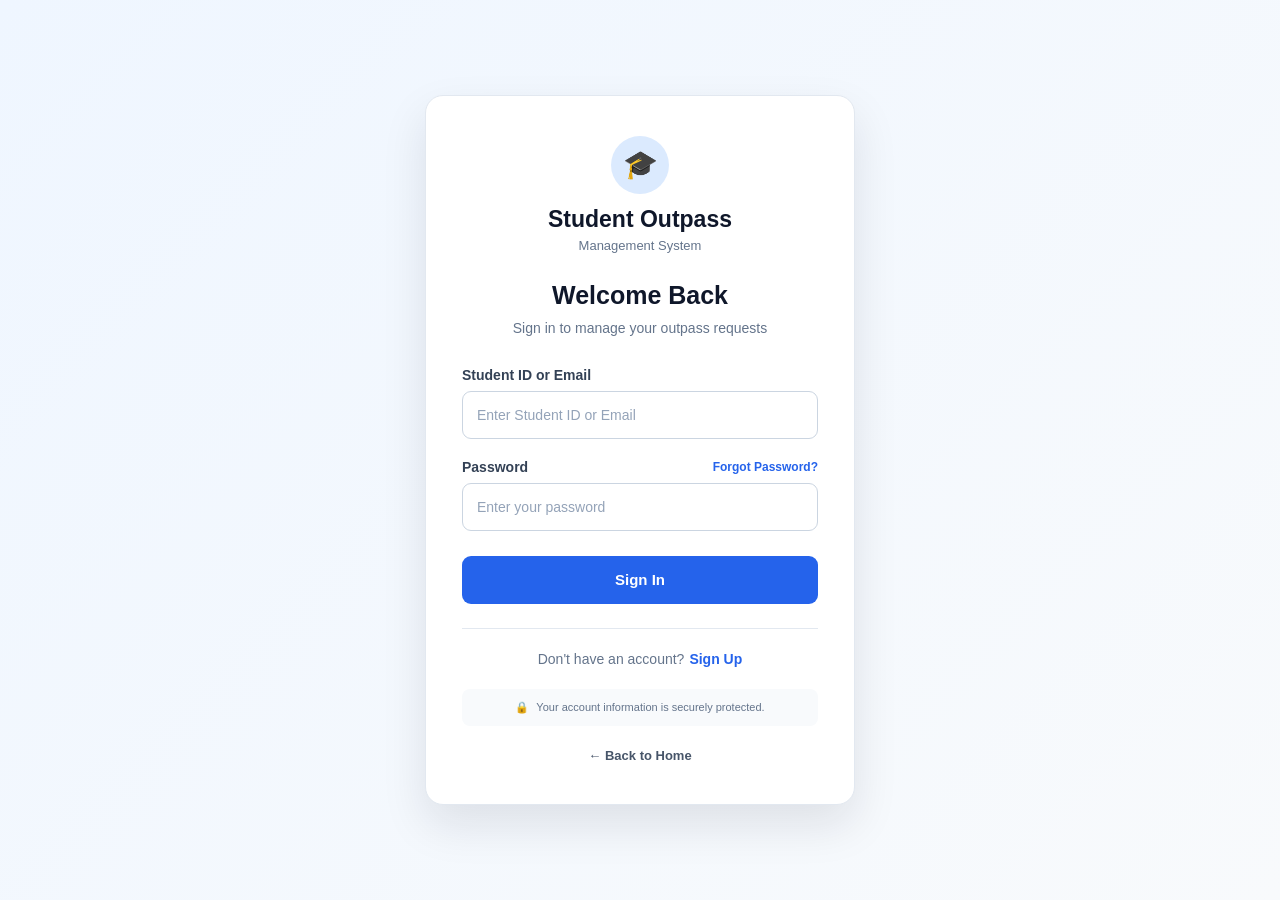
<file: Frontend/home/index.html>
<!DOCTYPE html>
<html lang="en">

<head>
    <meta charset="UTF-8">

    <meta
        name="viewport"
        content="width=device-width, initial-scale=1.0"
    >

    <meta
        name="description"
        content="Student Outpass Management System - Student Login"
    >

    <title>Student Login | Outpass Management System</title>

    <link
        rel="stylesheet"
        href="style.css"
    >
</head>

<body>

    <main class="auth-page">

        <section class="auth-card" aria-labelledby="login-title">

            <!-- Logo / Brand -->
            <div class="brand">

                <div class="brand-icon" aria-hidden="true">
                    🎓
                </div>

                <h1>
                    Student Outpass
                </h1>

                <p>
                    Management System
                </p>

            </div>


            <!-- Login Heading -->
            <div class="auth-heading">

                <h2 id="login-title">
                    Welcome Back
                </h2>

                <p>
                    Sign in to manage your outpass requests
                </p>

            </div>


            <!-- Login Form -->
            <form id="loginForm" novalidate>

                <!-- Student ID / Email -->
                <div class="form-group">

                    <label for="identifier">
                        Student ID or Email
                    </label>

                    <input
                        type="text"
                        id="identifier"
                        name="identifier"
                        placeholder="Enter Student ID or Email"
                        autocomplete="username"
                        required
                    >

                </div>


                <!-- Password -->
                <div class="form-group">

                    <div class="password-label-row">

                        <label for="password">
                            Password
                        </label>

                        <a
                            href="forgot-password.html"
                            class="forgot-link"
                        >
                            Forgot Password?
                        </a>

                    </div>

                    <input
                        type="password"
                        id="password"
                        name="password"
                        placeholder="Enter your password"
                        autocomplete="current-password"
                        required
                    >

                </div>


                <!-- Sign In -->
                <button
                    type="submit"
                    class="signin-btn"
                >
                    Sign In
                </button>

            </form>


            <!-- Sign Up -->
            <div class="signup-section">

                <span>
                    Don't have an account?
                </span>

                <a
                    href="signup.html"
                    class="signup-link"
                >
                    Sign Up
                </a>

            </div>


            <!-- Security Information -->
            <div class="security-note">

                <span aria-hidden="true">🔒</span>

                <span>
                    Your account information is securely protected.
                </span>

            </div>


            <!-- Back to Home -->
            <div class="back-home">

                <a href="home.html">
                    ← Back to Home
                </a>

            </div>

        </section>

    </main>


    <script src="login.js"></script>

</body>

</html>
</file>
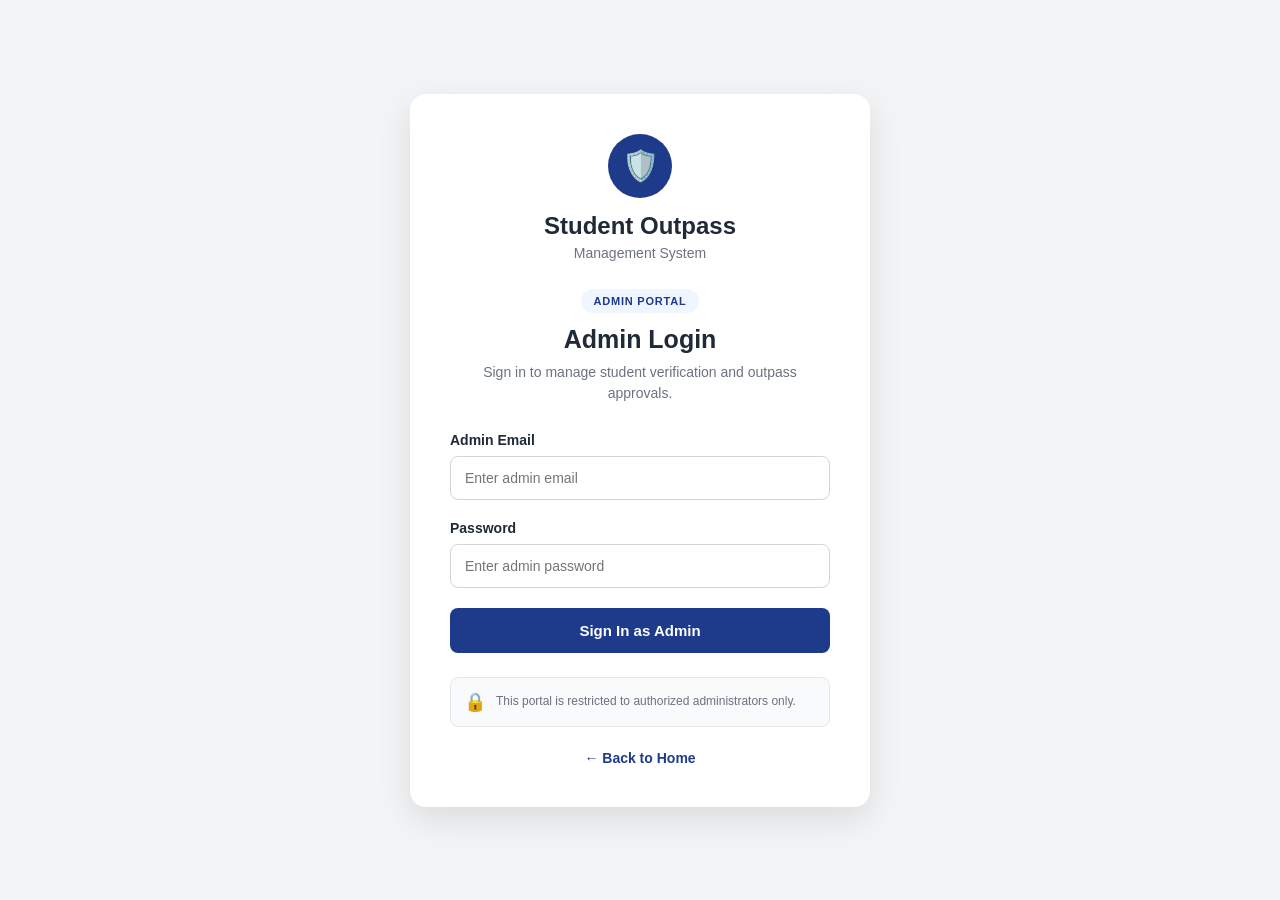
<file: Frontend/home/admin-dashboard.html>
<!DOCTYPE html>
<html lang="en">

<head>
    <meta charset="UTF-8">
    <meta name="viewport" content="width=device-width, initial-scale=1.0">

    <meta
        name="description"
        content="Admin Dashboard - Student Outpass Management System"
    >

    <title>Admin Dashboard | Outpass Management System</title>

    <link rel="stylesheet" href="admin-dashboard.css">
</head>

<body>

    <!-- =========================
         HEADER
    ========================== -->

    <header class="admin-header">

        <div class="header-brand">
            <div class="brand-icon" aria-hidden="true">
                🛡️
            </div>

            <div>
                <h1>Student Outpass</h1>
                <p>Admin Portal</p>
            </div>
        </div>


        <div class="admin-profile">

            <div class="admin-info">
                <strong>System Admin</strong>
                <span>Administrator</span>
            </div>

            <button
                type="button"
                id="logoutBtn"
                class="logout-btn"
            >
                Logout
            </button>

        </div>

    </header>


    <!-- =========================
         MAIN
    ========================== -->

    <main class="dashboard-container">

        <!-- Welcome -->

        <section class="welcome-section">

            <div>
                <span class="page-label">
                    ADMIN DASHBOARD
                </span>

                <h2>
                    Welcome, System Admin
                </h2>

                <p>
                    Manage student registrations and
                    system approvals from here.
                </p>
            </div>

        </section>


        <!-- Statistics -->

        <section
            class="stats-grid"
            aria-label="Dashboard statistics"
        >

            <article class="stat-card">

                <div class="stat-icon">
                    👨‍🎓
                </div>

                <div>
                    <span>Total Students</span>
                    <strong id="totalStudents">
                        0
                    </strong>
                </div>

            </article>


            <article class="stat-card pending">

                <div class="stat-icon">
                    ⏳
                </div>

                <div>
                    <span>Pending Verification</span>
                    <strong id="pendingStudents">
                        0
                    </strong>
                </div>

            </article>


            <article class="stat-card verified">

                <div class="stat-icon">
                    ✅
                </div>

                <div>
                    <span>Verified Students</span>
                    <strong id="verifiedStudents">
                        0
                    </strong>
                </div>

            </article>

        </section>


        <!-- Pending Students -->

        <section
            class="students-section"
            aria-labelledby="pending-title"
        >

            <div class="section-header">

                <div>
                    <span class="section-label">
                        STUDENT MANAGEMENT
                    </span>

                    <h2 id="pending-title">
                        Pending Student Verification
                    </h2>

                    <p>
                        Review newly registered student
                        accounts and verify them.
                    </p>
                </div>

                <button
                    type="button"
                    id="refreshBtn"
                    class="refresh-btn"
                >
                    ↻ Refresh
                </button>

            </div>


            <!-- Loading -->

            <div
                id="loadingMessage"
                class="message-box"
                hidden
            >
                Loading student registrations...
            </div>


            <!-- Error -->

            <div
                id="errorMessage"
                class="message-box error"
                hidden
            >
                Unable to load student registrations.
            </div>


            <!-- Empty -->

            <div
                id="emptyMessage"
                class="message-box"
                hidden
            >
                No students are waiting for verification.
            </div>


            <!-- Table -->

            <div class="table-wrapper">

                <table>

                    <caption class="sr-only">
                        Students waiting for admin verification
                    </caption>

                    <thead>

                        <tr>
                            <th scope="col">
                                Student ID
                            </th>

                            <th scope="col">
                                Name
                            </th>

                            <th scope="col">
                                Email
                            </th>

                            <th scope="col">
                                Department
                            </th>

                            <th scope="col">
                                Year
                            </th>

                            <th scope="col">
                                Section
                            </th>

                            <th scope="col">
                                Phone
                            </th>

                            <th scope="col">
                                Action
                            </th>
                        </tr>

                    </thead>

                    <tbody id="studentsTableBody">
                    </tbody>

                </table>

            </div>

        </section>

    </main>


    <script src="admin-dashboard.js"></script>

</body>

</html>
</file>
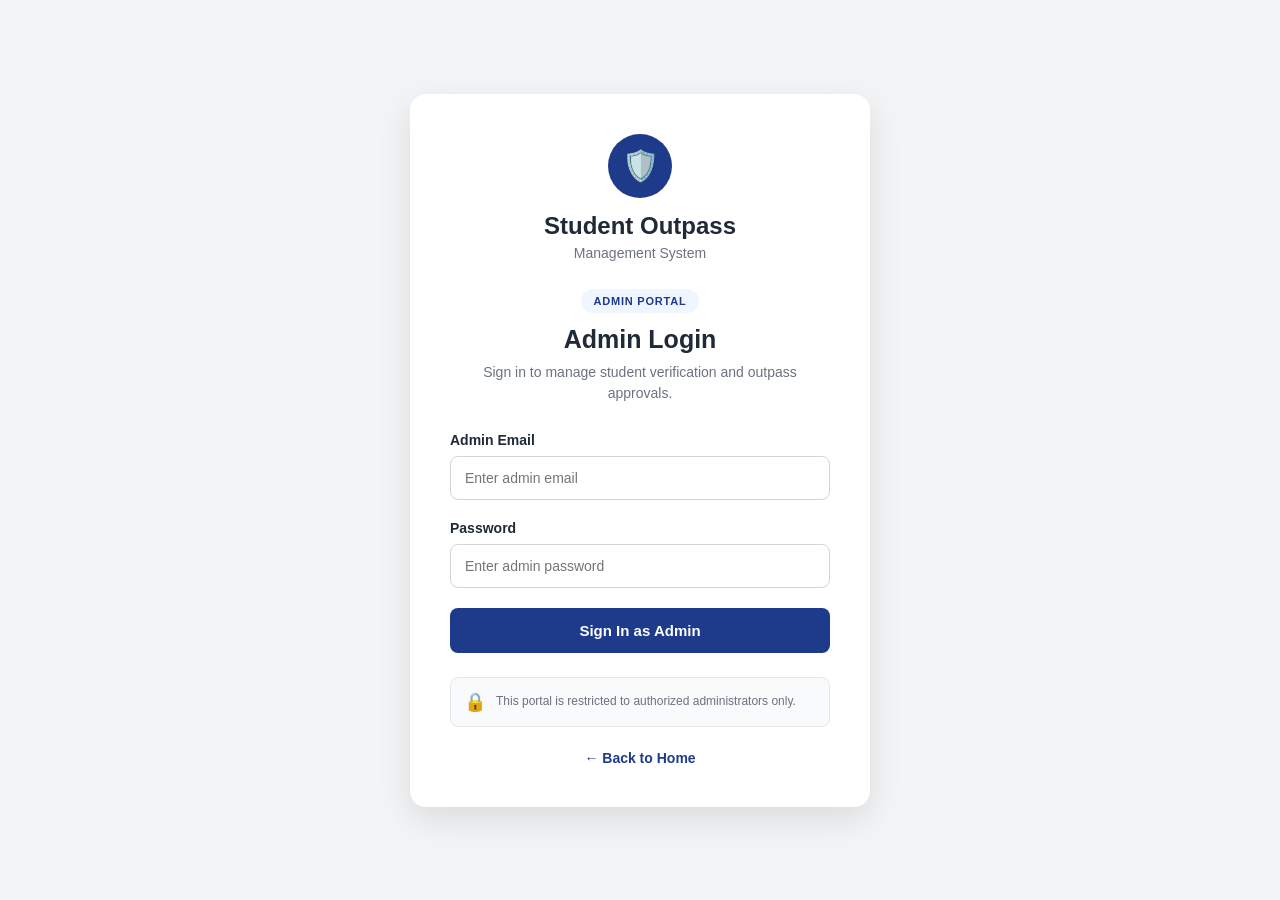
<file: Frontend/home/admin-login.html>
<!DOCTYPE html>
<html lang="en">

<head>
    <meta charset="UTF-8">
    <meta name="viewport" content="width=device-width, initial-scale=1.0">

    <meta
        name="description"
        content="Admin Login - Student Outpass Management System"
    >

    <title>Admin Login | Outpass Management System</title>

    <link rel="stylesheet" href="admin-login.css">
</head>

<body>

    <main class="admin-login-page">

        <section
            class="admin-login-card"
            aria-labelledby="admin-login-title"
        >

            <!-- Brand -->
            <div class="brand">

                <div
                    class="brand-icon"
                    aria-hidden="true"
                >
                    🛡️
                </div>

                <h1>Student Outpass</h1>

                <p>Management System</p>

            </div>


            <!-- Heading -->
            <div class="login-heading">

                <span class="admin-badge">
                    ADMIN PORTAL
                </span>

                <h2 id="admin-login-title">
                    Admin Login
                </h2>

                <p>
                    Sign in to manage student verification
                    and outpass approvals.
                </p>

            </div>


            <!-- Login Form -->
            <form
                id="adminLoginForm"
                novalidate
            >

                <div class="form-group">

                    <label for="adminEmail">
                        Admin Email
                    </label>

                    <input
                        type="email"
                        id="adminEmail"
                        name="adminEmail"
                        placeholder="Enter admin email"
                        autocomplete="username"
                        required
                    >

                </div>


                <div class="form-group">

                    <label for="adminPassword">
                        Password
                    </label>

                    <input
                        type="password"
                        id="adminPassword"
                        name="adminPassword"
                        placeholder="Enter admin password"
                        autocomplete="current-password"
                        required
                    >

                </div>


                <button
                    type="submit"
                    class="admin-login-btn"
                >
                    Sign In as Admin
                </button>

            </form>


            <!-- Security Notice -->
            <div class="security-note">

                <span
                    aria-hidden="true"
                >
                    🔒
                </span>

                <p>
                    This portal is restricted to authorized
                    administrators only.
                </p>

            </div>


            <!-- Back -->
            <div class="back-home">

                <a href="home.html">
                    ← Back to Home
                </a>

            </div>

        </section>

    </main>


    <script src="admin-login.js"></script>

</body>

</html>
</file>
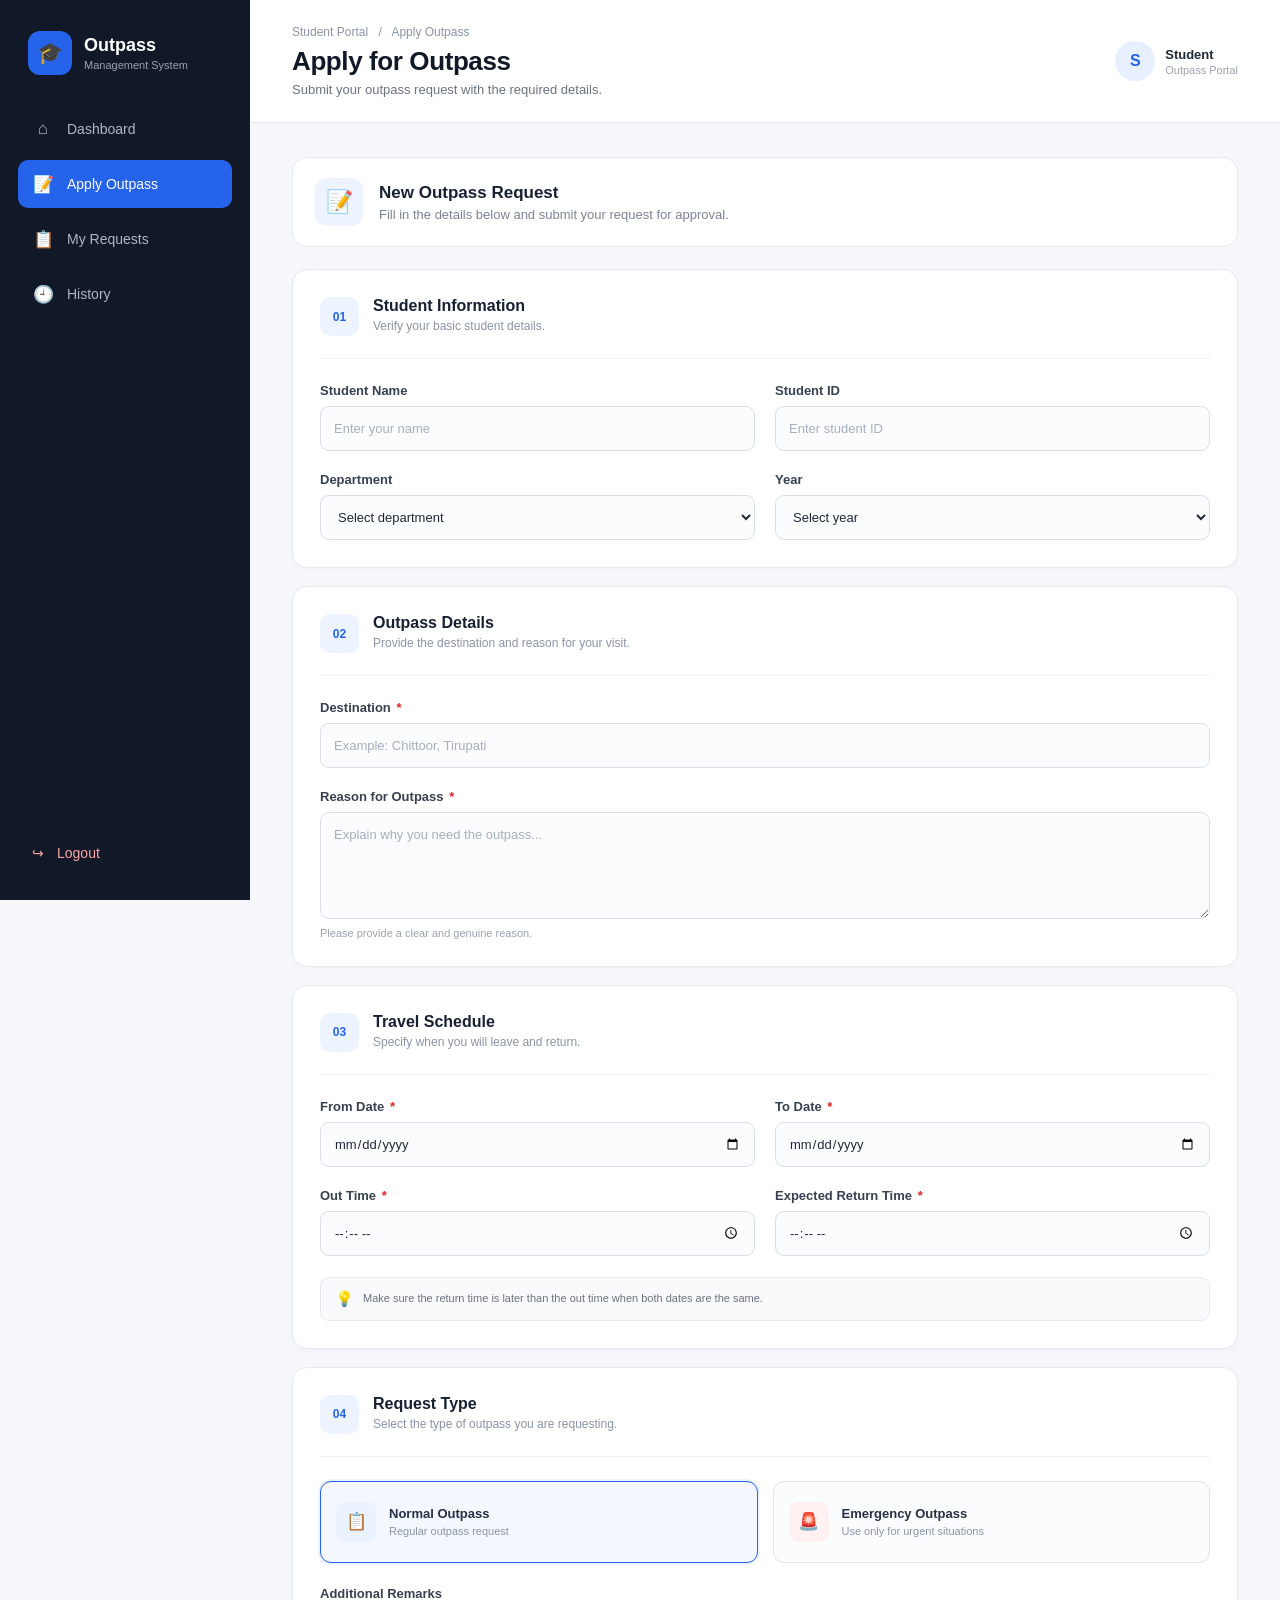
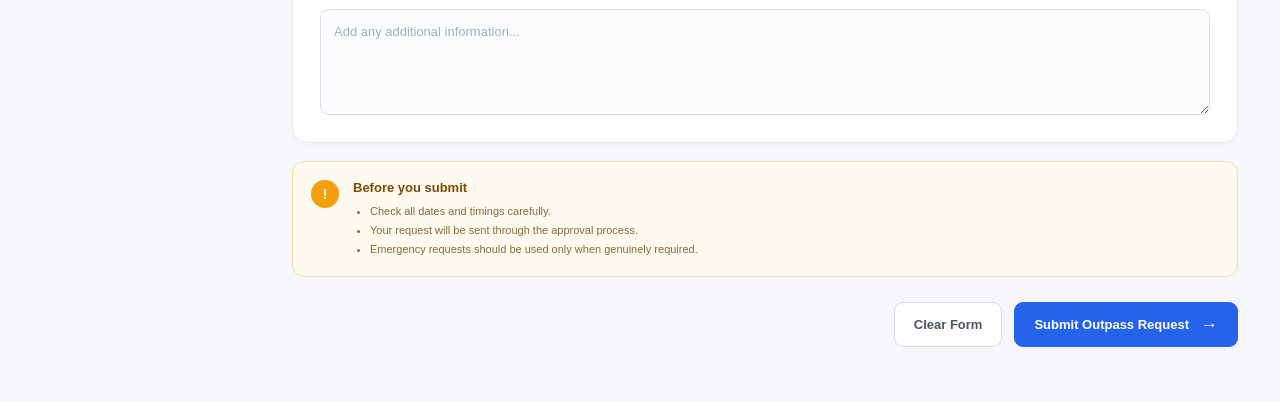
<file: Frontend/home/apply-outpass.html>
<!DOCTYPE html>
<html lang="en">

<head>
    <meta charset="UTF-8">
    <meta name="viewport" content="width=device-width, initial-scale=1.0">

    <title>Apply Outpass | Student Outpass Management System</title>

    <link rel="stylesheet" href="apply-outpass.css">
</head>

<body>

    <!-- =========================
         SIDEBAR
    ========================== -->

    <aside class="sidebar">

        <div class="brand">
            <div class="brand-icon">🎓</div>

            <div>
                <h2>Outpass</h2>
                <span>Management System</span>
            </div>
        </div>

        <nav class="sidebar-nav" aria-label="Main navigation">

            <a href="student-dashboard.html" class="nav-item">
                <span class="nav-icon">⌂</span>
                <span>Dashboard</span>
            </a>

            <a href="apply-outpass.html" class="nav-item active">
                <span class="nav-icon">📝</span>
                <span>Apply Outpass</span>
            </a>

            <a href="my-requests.html" class="nav-item">
                <span class="nav-icon">📋</span>
                <span>My Requests</span>
            </a>

            <a href="history.html" class="nav-item">
                <span class="nav-icon">🕘</span>
                <span>History</span>
            </a>

        </nav>

        <div class="sidebar-bottom">

            <a href="index.html" class="logout-link">
                <span>↪</span>
                <span>Logout</span>
            </a>

        </div>

    </aside>


    <!-- =========================
         MAIN
    ========================== -->

    <main class="main-content">

        <!-- Topbar -->

        <header class="topbar">

            <div class="page-heading">

                <div class="breadcrumb">
                    Student Portal <span>/</span> Apply Outpass
                </div>

                <h1>Apply for Outpass</h1>

                <p>
                    Submit your outpass request with the required details.
                </p>

            </div>

            <div class="profile-card">

                <div class="profile-avatar">
                    S
                </div>

                <div class="profile-info">
                    <strong>Student</strong>
                    <span>Outpass Portal</span>
                </div>

            </div>

        </header>


        <!-- =========================
             PAGE CONTENT
        ========================== -->

        <section class="page-content">

            <!-- Page Intro -->

            <div class="intro-card">

                <div class="intro-icon">
                    📝
                </div>

                <div>
                    <h2>New Outpass Request</h2>

                    <p>
                        Fill in the details below and submit your request
                        for approval.
                    </p>
                </div>

            </div>


            <!-- =========================
                 FORM
            ========================== -->

            <form id="outpassForm" class="outpass-form">

                <!-- =====================
                     SECTION 1
                ====================== -->

                <section class="form-card">

                    <div class="section-header">

                        <div class="section-number">
                            01
                        </div>

                        <div>
                            <h2>Student Information</h2>

                            <p>
                                Verify your basic student details.
                            </p>
                        </div>

                    </div>


                    <div class="form-grid">

                        <div class="form-group">

                            <label for="studentName">
                                Student Name
                            </label>

                            <input
                                type="text"
                                id="studentName"
                                placeholder="Enter your name"
                                autocomplete="name"
                                required
                            >

                        </div>


                        <div class="form-group">

                            <label for="studentId">
                                Student ID
                            </label>

                            <input
                                type="text"
                                id="studentId"
                                placeholder="Enter student ID"
                                autocomplete="off"
                                required
                            >

                        </div>


                        <div class="form-group">

                            <label for="department">
                                Department
                            </label>

                            <select id="department" required>

                                <option value="">
                                    Select department
                                </option>

                                <option value="CSE">
                                    Computer Science & Engineering
                                </option>

                                <option value="ECE">
                                    Electronics & Communication
                                </option>

                                <option value="EEE">
                                    Electrical & Electronics
                                </option>

                                <option value="MECH">
                                    Mechanical Engineering
                                </option>

                                <option value="CIVIL">
                                    Civil Engineering
                                </option>

                            </select>

                        </div>


                        <div class="form-group">

                            <label for="year">
                                Year
                            </label>

                            <select id="year" required>

                                <option value="">
                                    Select year
                                </option>

                                <option value="1">
                                    1st Year
                                </option>

                                <option value="2">
                                    2nd Year
                                </option>

                                <option value="3">
                                    3rd Year
                                </option>

                                <option value="4">
                                    4th Year
                                </option>

                            </select>

                        </div>

                    </div>

                </section>


                <!-- =====================
                     SECTION 2
                ====================== -->

                <section class="form-card">

                    <div class="section-header">

                        <div class="section-number">
                            02
                        </div>

                        <div>
                            <h2>Outpass Details</h2>

                            <p>
                                Provide the destination and reason for your visit.
                            </p>
                        </div>

                    </div>


                    <div class="form-grid single">

                        <div class="form-group">

                            <label for="destination">
                                Destination
                                <span class="required">*</span>
                            </label>

                            <input
                                type="text"
                                id="destination"
                                placeholder="Example: Chittoor, Tirupati"
                                required
                            >

                        </div>


                        <div class="form-group">

                            <label for="reason">
                                Reason for Outpass
                                <span class="required">*</span>
                            </label>

                            <textarea
                                id="reason"
                                rows="4"
                                placeholder="Explain why you need the outpass..."
                                required
                            ></textarea>

                            <small>
                                Please provide a clear and genuine reason.
                            </small>

                        </div>

                    </div>

                </section>


                <!-- =====================
                     SECTION 3
                ====================== -->

                <section class="form-card">

                    <div class="section-header">

                        <div class="section-number">
                            03
                        </div>

                        <div>
                            <h2>Travel Schedule</h2>

                            <p>
                                Specify when you will leave and return.
                            </p>
                        </div>

                    </div>


                    <div class="form-grid">

                        <div class="form-group">

                            <label for="fromDate">
                                From Date
                                <span class="required">*</span>
                            </label>

                            <input
                                type="date"
                                id="fromDate"
                                required
                            >

                        </div>


                        <div class="form-group">

                            <label for="toDate">
                                To Date
                                <span class="required">*</span>
                            </label>

                            <input
                                type="date"
                                id="toDate"
                                required
                            >

                        </div>


                        <div class="form-group">

                            <label for="outTime">
                                Out Time
                                <span class="required">*</span>
                            </label>

                            <input
                                type="time"
                                id="outTime"
                                required
                            >

                        </div>


                        <div class="form-group">

                            <label for="returnTime">
                                Expected Return Time
                                <span class="required">*</span>
                            </label>

                            <input
                                type="time"
                                id="returnTime"
                                required
                            >

                        </div>

                    </div>


                    <div class="schedule-note">

                        <span>💡</span>

                        <p>
                            Make sure the return time is later than the
                            out time when both dates are the same.
                        </p>

                    </div>

                </section>


                <!-- =====================
                     SECTION 4
                ====================== -->

                <section class="form-card">

                    <div class="section-header">

                        <div class="section-number">
                            04
                        </div>

                        <div>
                            <h2>Request Type</h2>

                            <p>
                                Select the type of outpass you are requesting.
                            </p>
                        </div>

                    </div>


                    <div class="request-type-grid">

                        <label class="request-option">

                            <input
                                type="radio"
                                name="requestTypeOption"
                                value="normal"
                                checked
                            >

                            <span class="option-content">

                                <span class="option-icon normal">
                                    📋
                                </span>

                                <span>
                                    <strong>Normal Outpass</strong>

                                    <small>
                                        Regular outpass request
                                    </small>
                                </span>

                            </span>

                        </label>


                        <label class="request-option emergency-option">

                            <input
                                type="radio"
                                name="requestTypeOption"
                                value="emergency"
                            >

                            <span class="option-content">

                                <span class="option-icon emergency">
                                    🚨
                                </span>

                                <span>
                                    <strong>Emergency Outpass</strong>

                                    <small>
                                        Use only for urgent situations
                                    </small>
                                </span>

                            </span>

                        </label>

                    </div>


                    <!-- Hidden select retained for JavaScript compatibility -->

                    <select
                        id="requestType"
                        class="hidden-select"
                        aria-hidden="true"
                        tabindex="-1"
                        required
                    >

                        <option value="normal" selected>
                            Normal Outpass
                        </option>

                        <option value="emergency">
                            Emergency Outpass
                        </option>

                    </select>


                    <div class="form-group remarks-group">

                        <label for="remarks">
                            Additional Remarks
                        </label>

                        <textarea
                            id="remarks"
                            rows="4"
                            placeholder="Add any additional information..."
                        ></textarea>

                    </div>

                </section>


                <!-- =====================
                     IMPORTANT INFO
                ====================== -->

                <div class="important-box">

                    <div class="important-icon">
                        !
                    </div>

                    <div>

                        <h3>Before you submit</h3>

                        <ul>

                            <li>
                                Check all dates and timings carefully.
                            </li>

                            <li>
                                Your request will be sent through the
                                approval process.
                            </li>

                            <li>
                                Emergency requests should be used only
                                when genuinely required.
                            </li>

                        </ul>

                    </div>

                </div>


                <!-- =====================
                     ACTIONS
                ====================== -->

                <div class="form-actions">

                    <button
                        type="reset"
                        class="cancel-btn"
                    >
                        Clear Form
                    </button>

                    <button
                        type="submit"
                        class="submit-btn"
                    >
                        <span>Submit Outpass Request</span>
                        <span class="arrow">→</span>
                    </button>

                </div>

            </form>

        </section>

    </main>


    <script>

        /*
         * Keep the hidden backend-compatible requestType
         * synchronized with the visual radio buttons.
         */

        const requestTypeOptions =
            document.querySelectorAll(
                'input[name="requestTypeOption"]'
            );

        const requestType =
            document.getElementById("requestType");


        requestTypeOptions.forEach(function (option) {

            option.addEventListener("change", function () {

                requestType.value = this.value;

            });

        });


        /*
         * Logout
         */

        const logoutLink =
            document.querySelector(".logout-link");

        if (logoutLink) {

            logoutLink.addEventListener("click", function () {

                localStorage.removeItem("access_token");
                localStorage.removeItem("token_type");

            });

        }

    </script>


    <script src="student.js"></script>

</body>

</html>
</file>
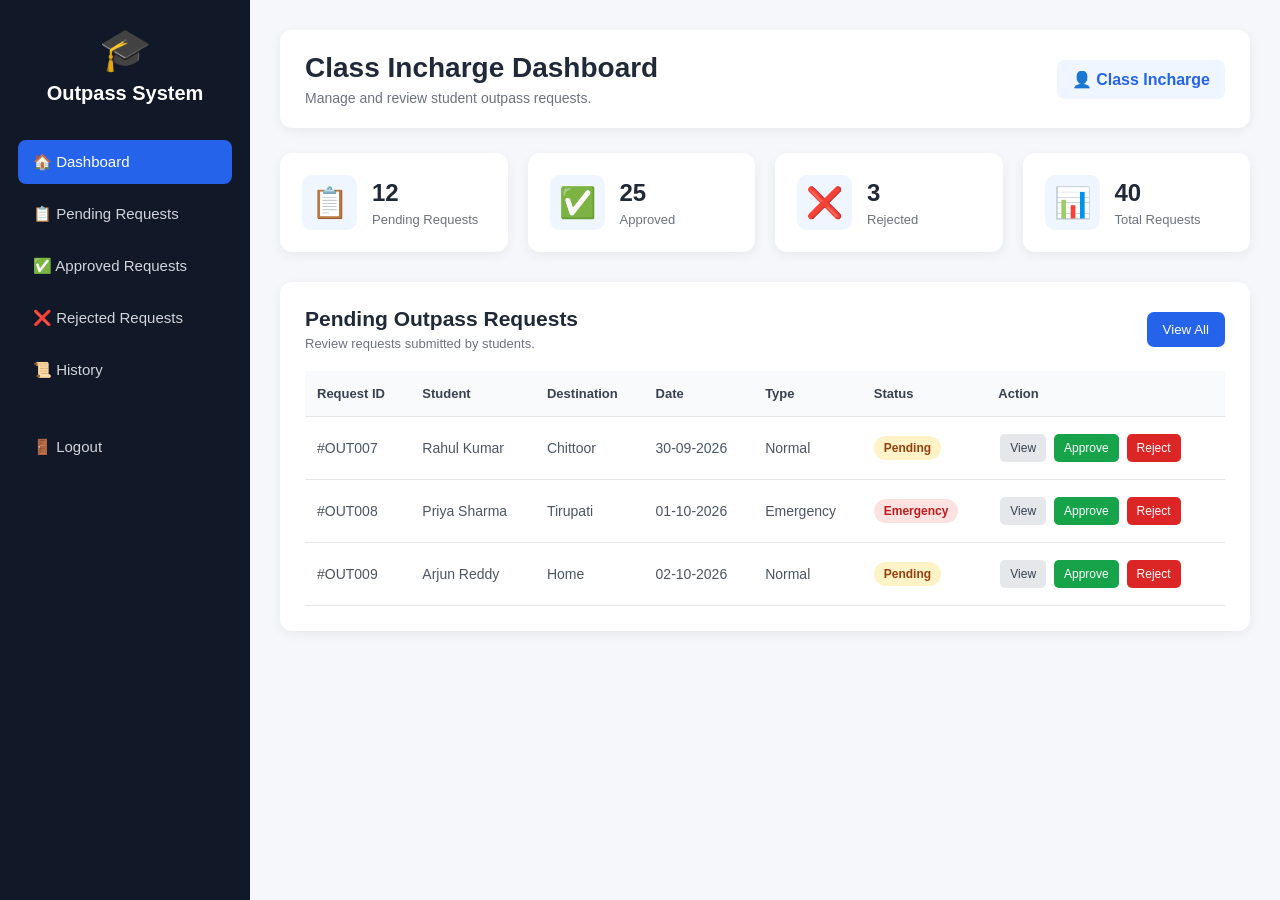
<file: Frontend/home/class-incharge-dashboard.html>
<!DOCTYPE html>
<html lang="en">

<head>
    <meta charset="UTF-8">
    <meta name="viewport" content="width=device-width, initial-scale=1.0">

    <title>Class Incharge Dashboard</title>

    <link rel="stylesheet" href="class-incharge-dashboard.css">
</head>

<body>

    <!-- Sidebar -->
    <aside class="sidebar">

        <div class="logo">
            🎓
        </div>

        <h2>Outpass System</h2>

        <nav>

            <a href="class-incharge-dashboard.html" class="active">
                🏠 Dashboard
            </a>

            <a href="#">
                📋 Pending Requests
            </a>

            <a href="#">
                ✅ Approved Requests
            </a>

            <a href="#">
                ❌ Rejected Requests
            </a>

            <a href="#">
                📜 History
            </a>

            <a href="index.html" class="logout">
                🚪 Logout
            </a>

        </nav>

    </aside>


    <!-- Main Content -->
    <main class="main-content">

        <!-- Header -->
        <header class="topbar">

            <div>
                <h1>Class Incharge Dashboard</h1>
                <p>Manage and review student outpass requests.</p>
            </div>

            <div class="profile">
                👤 Class Incharge
            </div>

        </header>


        <!-- Statistics -->
        <section class="stats">

            <div class="stat-card">
                <div class="stat-icon">📋</div>

                <div>
                    <h3>12</h3>
                    <p>Pending Requests</p>
                </div>
            </div>


            <div class="stat-card">
                <div class="stat-icon">✅</div>

                <div>
                    <h3>25</h3>
                    <p>Approved</p>
                </div>
            </div>


            <div class="stat-card">
                <div class="stat-icon">❌</div>

                <div>
                    <h3>3</h3>
                    <p>Rejected</p>
                </div>
            </div>


            <div class="stat-card">
                <div class="stat-icon">📊</div>

                <div>
                    <h3>40</h3>
                    <p>Total Requests</p>
                </div>
            </div>

        </section>


        <!-- Pending Requests -->
        <section class="requests-section">

            <div class="section-header">

                <div>
                    <h2>Pending Outpass Requests</h2>
                    <p>Review requests submitted by students.</p>
                </div>

                <button class="view-all-btn">
                    View All
                </button>

            </div>


            <div class="table-container">

                <table>

                    <thead>

                        <tr>
                            <th>Request ID</th>
                            <th>Student</th>
                            <th>Destination</th>
                            <th>Date</th>
                            <th>Type</th>
                            <th>Status</th>
                            <th>Action</th>
                        </tr>

                    </thead>


                    <tbody>

                        <tr>

                            <td>#OUT007</td>

                            <td>
                                Rahul Kumar
                            </td>

                            <td>
                                Chittoor
                            </td>

                            <td>
                                30-09-2026
                            </td>

                            <td>
                                Normal
                            </td>

                            <td>
                                <span class="status pending">
                                    Pending
                                </span>
                            </td>

                            <td>
                                <button class="view-btn">
                                    View
                                </button>

                                <button class="approve-btn">
                                    Approve
                                </button>

                                <button class="reject-btn">
                                    Reject
                                </button>
                            </td>

                        </tr>


                        <tr>

                            <td>#OUT008</td>

                            <td>
                                Priya Sharma
                            </td>

                            <td>
                                Tirupati
                            </td>

                            <td>
                                01-10-2026
                            </td>

                            <td>
                                Emergency
                            </td>

                            <td>
                                <span class="status emergency">
                                    Emergency
                                </span>
                            </td>

                            <td>
                                <button class="view-btn">
                                    View
                                </button>

                                <button class="approve-btn">
                                    Approve
                                </button>

                                <button class="reject-btn">
                                    Reject
                                </button>
                            </td>

                        </tr>


                        <tr>

                            <td>#OUT009</td>

                            <td>
                                Arjun Reddy
                            </td>

                            <td>
                                Home
                            </td>

                            <td>
                                02-10-2026
                            </td>

                            <td>
                                Normal
                            </td>

                            <td>
                                <span class="status pending">
                                    Pending
                                </span>
                            </td>

                            <td>
                                <button class="view-btn">
                                    View
                                </button>

                                <button class="approve-btn">
                                    Approve
                                </button>

                                <button class="reject-btn">
                                    Reject
                                </button>
                            </td>

                        </tr>

                    </tbody>

                </table>

            </div>

        </section>


        <!-- Request Details Modal -->
        <div class="modal" id="requestModal">

            <div class="modal-content">

                <div class="modal-header">

                    <h2>Outpass Request Details</h2>

                    <button class="close-btn" id="closeModal">
                        ×
                    </button>

                </div>


                <div class="request-details">

                    <p>
                        <strong>Request ID:</strong>
                        #OUT007
                    </p>

                    <p>
                        <strong>Student:</strong>
                        Rahul Kumar
                    </p>

                    <p>
                        <strong>Destination:</strong>
                        Chittoor
                    </p>

                    <p>
                        <strong>Reason:</strong>
                        Personal work
                    </p>

                    <p>
                        <strong>From Date:</strong>
                        30-09-2026
                    </p>

                    <p>
                        <strong>To Date:</strong>
                        30-09-2026
                    </p>

                    <p>
                        <strong>Out Time:</strong>
                        10:00 AM
                    </p>

                    <p>
                        <strong>Return Time:</strong>
                        04:00 PM
                    </p>

                </div>


                <div class="modal-actions">

                    <button class="approve-btn">
                        Approve Request
                    </button>

                    <button class="reject-btn">
                        Reject Request
                    </button>

                </div>

            </div>

        </div>

    </main>
<script src="class-incharge.js"></script>
</body>

</html>
</file>
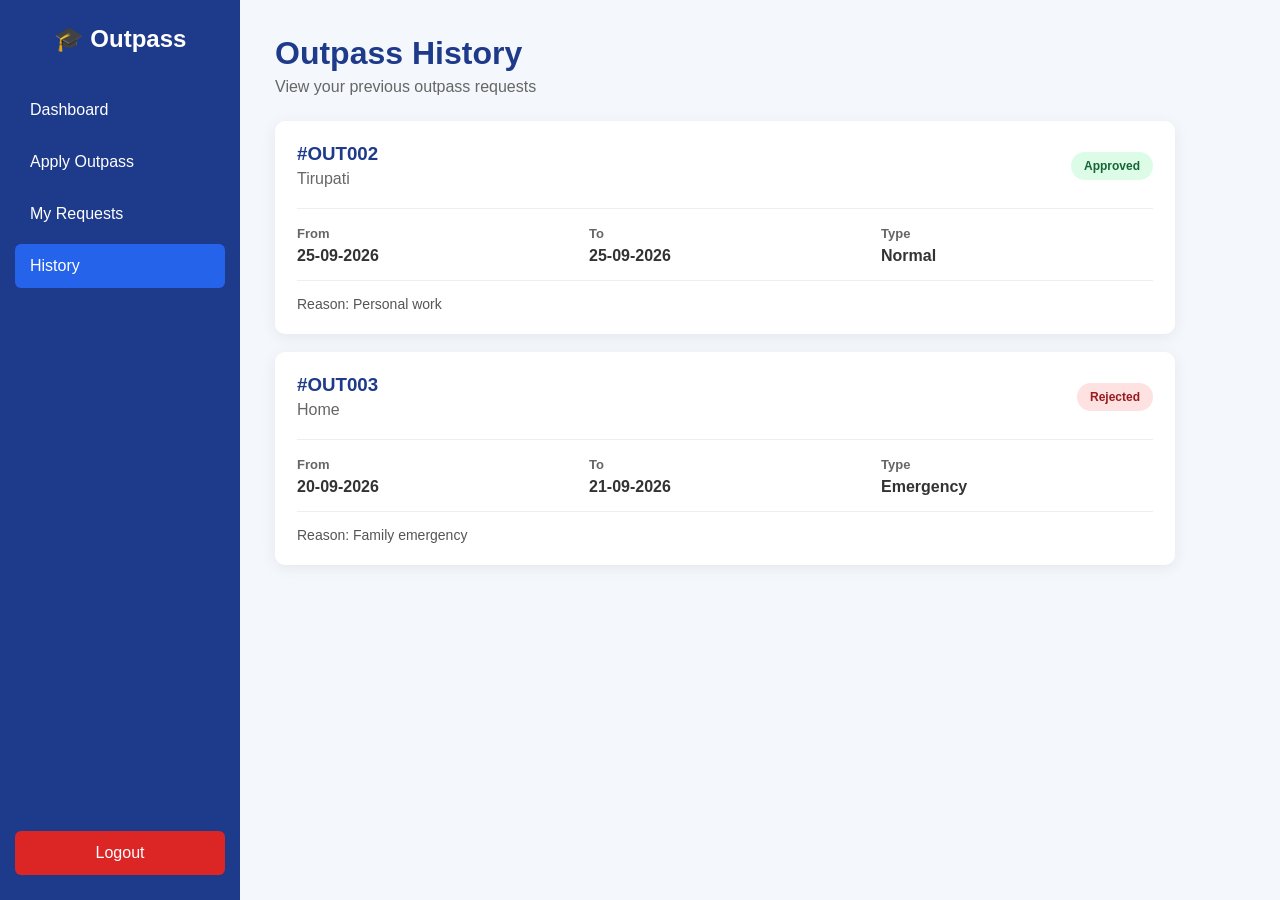
<file: Frontend/home/history.html>
<!DOCTYPE html>
<html lang="en">

<head>
    <meta charset="UTF-8">
    <meta name="viewport" content="width=device-width, initial-scale=1.0">

    <title>Outpass History</title>

    <link rel="stylesheet" href="history.css">
</head>

<body>

    <!-- Sidebar -->

    <aside class="sidebar">

        <h2>🎓 Outpass</h2>

        <nav>
            <a href="student-dashboard.html">Dashboard</a>
            <a href="apply-outpass.html">Apply Outpass</a>
            <a href="my-requests.html">My Requests</a>
            <a href="history.html" class="active">History</a>
        </nav>

        <a href="index.html" class="logout">Logout</a>

    </aside>


    <!-- Main Content -->

    <main class="main-content">

        <header class="page-header">

            <div>
                <h1>Outpass History</h1>
                <p>View your previous outpass requests</p>
            </div>

        </header>


        <!-- History -->

        <section class="history-container">

            <div class="history-card">

                <div class="history-top">

                    <div>
                        <h3>#OUT002</h3>
                        <p>Tirupati</p>
                    </div>

                    <span class="status approved">
                        Approved
                    </span>

                </div>

                <div class="history-details">

                    <div>
                        <strong>From</strong>
                        <p>25-09-2026</p>
                    </div>

                    <div>
                        <strong>To</strong>
                        <p>25-09-2026</p>
                    </div>

                    <div>
                        <strong>Type</strong>
                        <p>Normal</p>
                    </div>

                </div>

                <p class="reason">
                    Reason: Personal work
                </p>

            </div>


            <div class="history-card">

                <div class="history-top">

                    <div>
                        <h3>#OUT003</h3>
                        <p>Home</p>
                    </div>

                    <span class="status rejected">
                        Rejected
                    </span>

                </div>

                <div class="history-details">

                    <div>
                        <strong>From</strong>
                        <p>20-09-2026</p>
                    </div>

                    <div>
                        <strong>To</strong>
                        <p>21-09-2026</p>
                    </div>

                    <div>
                        <strong>Type</strong>
                        <p>Emergency</p>
                    </div>

                </div>

                <p class="reason">
                    Reason: Family emergency
                </p>

            </div>


            <div class="empty-history" id="emptyHistory">

                <p>No previous outpass records found.</p>

            </div>

        </section>

    </main>

</body>

</html>
</file>
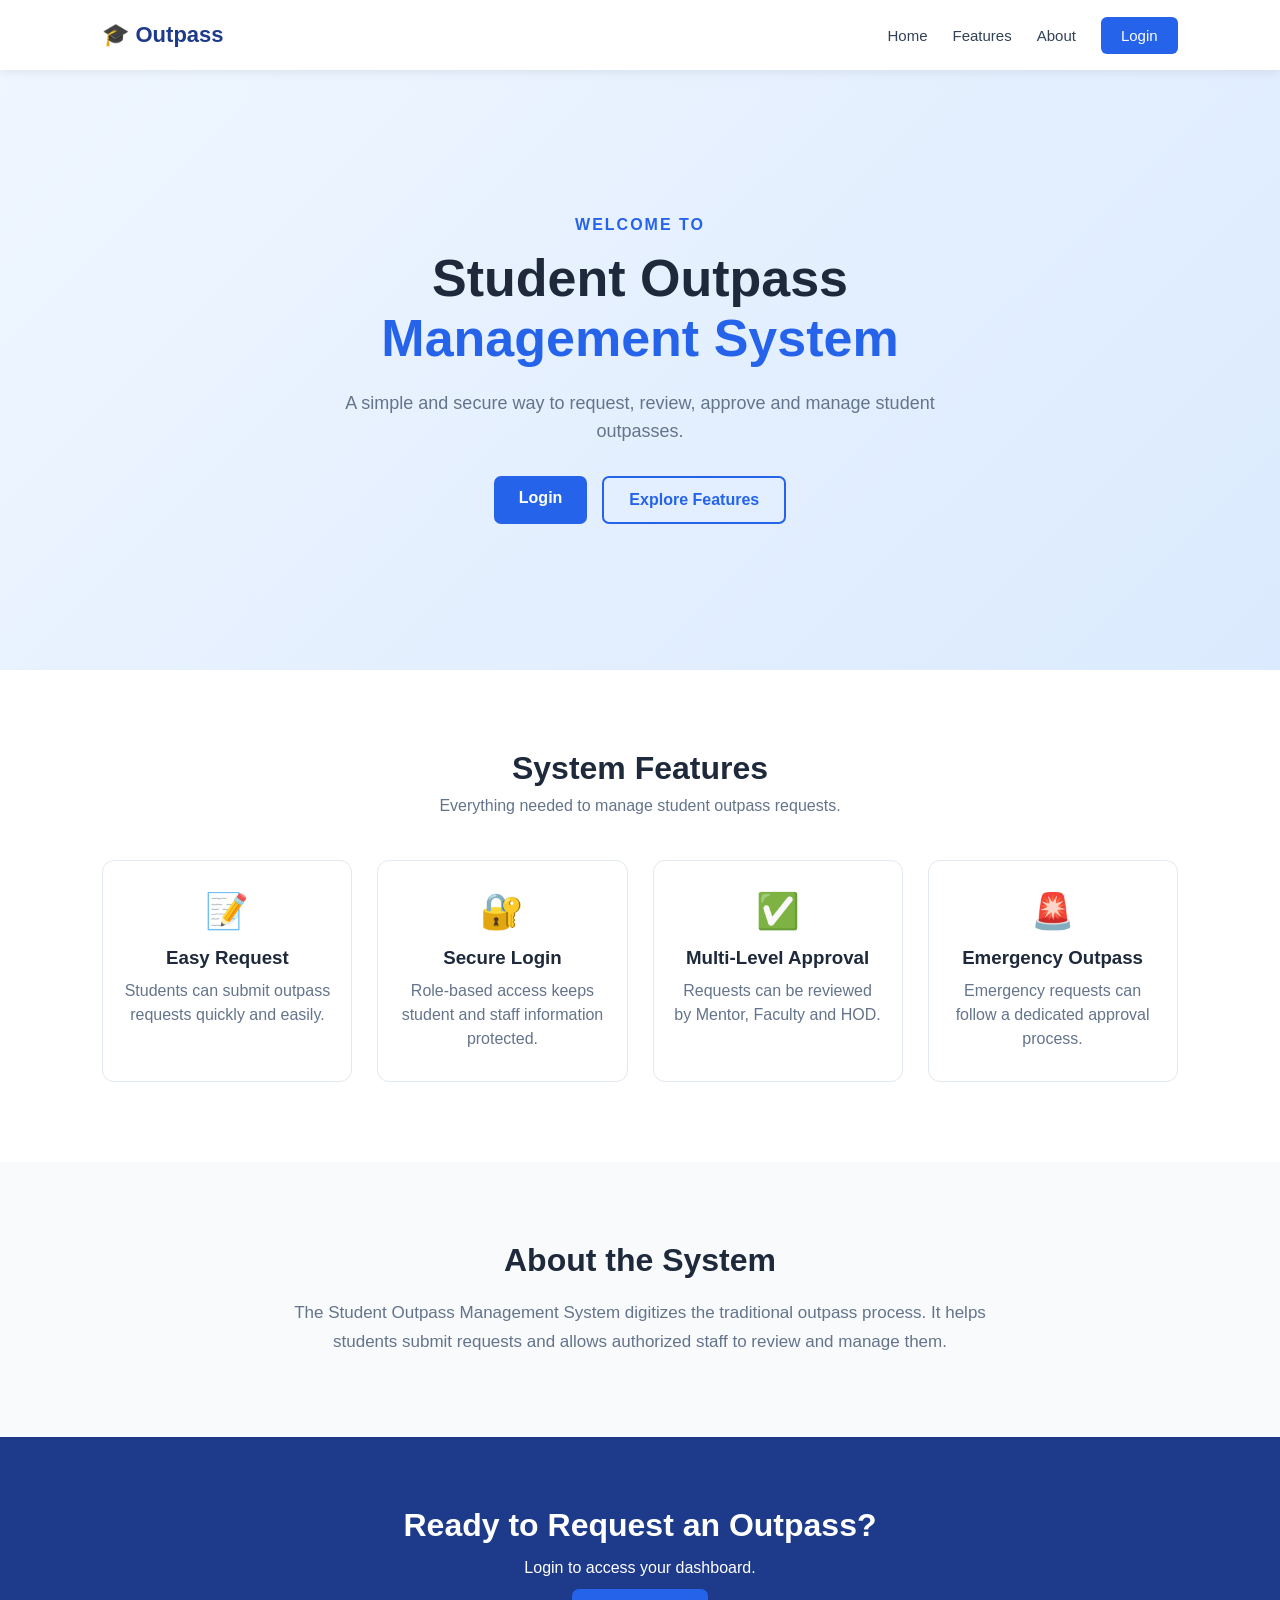
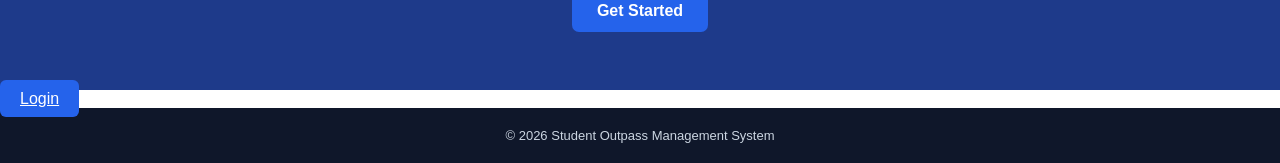
<file: Frontend/home/home.html>
<!DOCTYPE html>
<html lang="en">

<head>
    <meta charset="UTF-8">
    <meta name="viewport" content="width=device-width, initial-scale=1.0">

    <title>Student Outpass Management System</title>

    <link rel="stylesheet" href="home.css">
</head>

<body>

    <!-- Navigation Bar -->

    <header class="navbar">

        <div class="logo">
            🎓 Outpass
        </div>

        <nav>
            <a href="#home">Home</a>
            <a href="#features">Features</a>
            <a href="#about">About</a>
            <a href="index.html" class="login-btn">Login</a>
        </nav>

    </header>


    <!-- Hero Section -->

    <section id="home" class="hero">

        <div class="hero-content">

            <p class="welcome">WELCOME TO</p>

            <h1>
                Student Outpass
                <span>Management System</span>
            </h1>

            <p class="hero-text">
                A simple and secure way to request, review,
                approve and manage student outpasses.
            </p>

            <div class="hero-buttons">

                <a href="index.html" class="primary-btn">
                    Login
                </a>

                <a href="#features" class="secondary-btn">
                    Explore Features
                </a>

            </div>

        </div>

    </section>


    <!-- Features Section -->

    <section id="features" class="features">

        <h2>System Features</h2>

        <p class="section-text">
            Everything needed to manage student outpass requests.
        </p>

        <div class="feature-container">

            <div class="feature-card">
                <div class="feature-icon">📝</div>
                <h3>Easy Request</h3>
                <p>
                    Students can submit outpass requests
                    quickly and easily.
                </p>
            </div>


            <div class="feature-card">
                <div class="feature-icon">🔐</div>
                <h3>Secure Login</h3>
                <p>
                    Role-based access keeps student and
                    staff information protected.
                </p>
            </div>


            <div class="feature-card">
                <div class="feature-icon">✅</div>
                <h3>Multi-Level Approval</h3>
                <p>
                    Requests can be reviewed by Mentor,
                    Faculty and HOD.
                </p>
            </div>


            <div class="feature-card">
                <div class="feature-icon">🚨</div>
                <h3>Emergency Outpass</h3>
                <p>
                    Emergency requests can follow a
                    dedicated approval process.
                </p>
            </div>

        </div>

    </section>


    <!-- About Section -->

    <section id="about" class="about">

        <div class="about-content">

            <h2>About the System</h2>

            <p>
                The Student Outpass Management System
                digitizes the traditional outpass process.
                It helps students submit requests and allows
                authorized staff to review and manage them.
            </p>

        </div>

    </section>


    <!-- Call To Action -->

    <section class="cta">

        <h2>Ready to Request an Outpass?</h2>

        <p>
            Login to access your dashboard.
        </p>

        <a href="index.html" class="primary-btn">
            Get Started
        </a>
    </section>
<a href="index.html" class="login-btn">Login</a>

    <!-- Footer -->

    <footer>

        <p>
            © 2026 Student Outpass Management System
        </p>

    </footer>

</body>

</html>
</file>
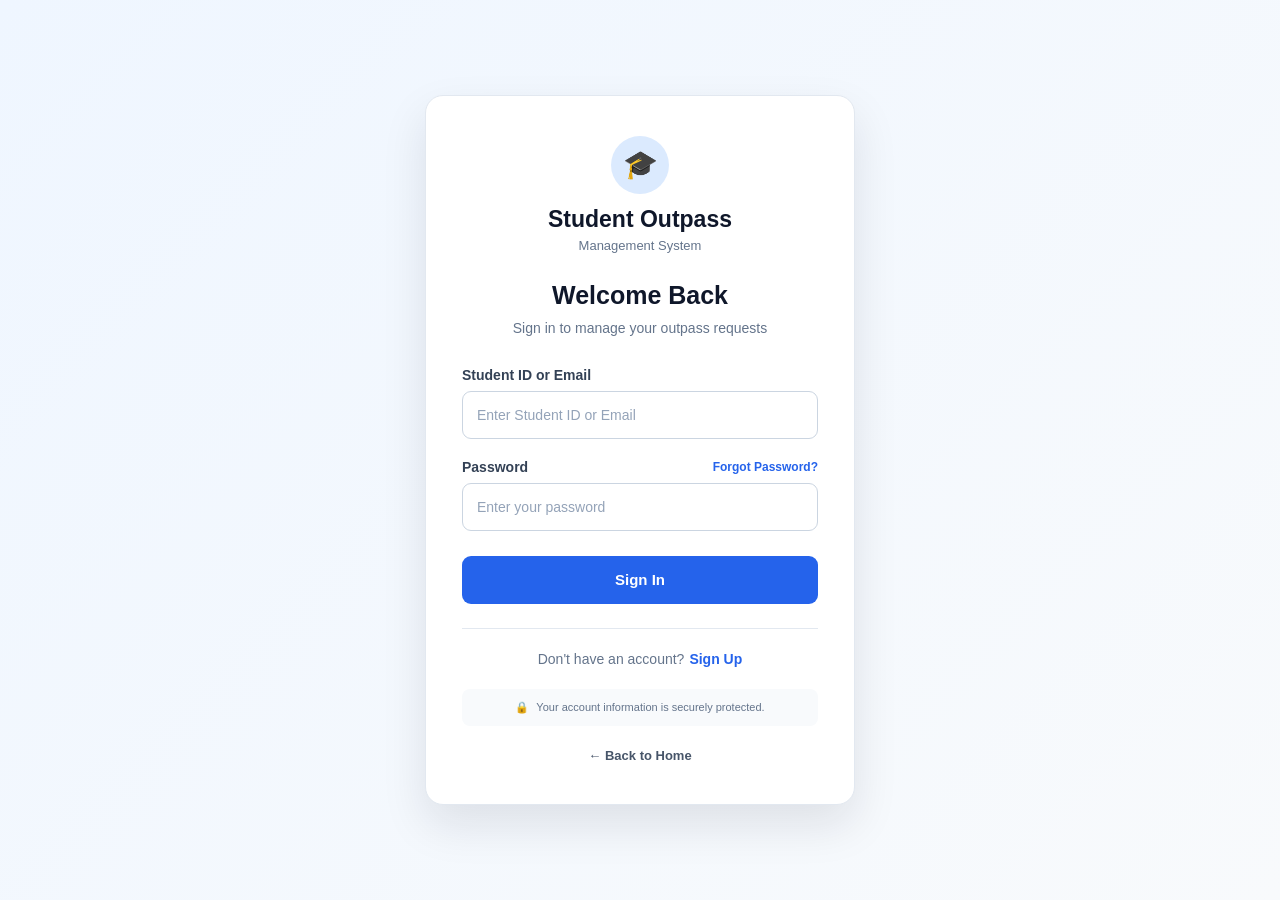
<file: Frontend/home/mentor-dashboard.html>
<!DOCTYPE html>
<html lang="en">

<head>
    <meta charset="UTF-8">
    <meta name="viewport" content="width=device-width, initial-scale=1.0">

    <title>Mentor Dashboard | Student Outpass Management</title>

    <link rel="stylesheet" href="mentor-dashboard.css">
</head>

<body>

    <!-- Sidebar -->
    <aside class="sidebar">

        <div class="logo">
            <h2>🎓 Outpass</h2>
            <p>Mentor Panel</p>
        </div>

        <nav class="sidebar-nav" aria-label="Mentor navigation">

            <a href="mentor-dashboard.html" class="nav-link active">
                <span>📊</span>
                <span>Dashboard</span>
            </a>

            <a href="#" class="nav-link" onclick="loadMentorRequests(); return false;">
                <span>📋</span>
                <span>Pending Requests</span>
            </a>

            <a href="home.html" class="nav-link">
                <span>🏠</span>
                <span>Home</span>
            </a>

        </nav>

        <div class="sidebar-bottom">

            <button
                type="button"
                class="logout-btn"
                onclick="logout()">
                🚪 Logout
            </button>

        </div>

    </aside>


    <!-- Main Content -->
    <main class="main-content">

        <!-- Top Header -->
        <header class="top-header">

            <div>
                <h1>Mentor Dashboard</h1>
                <p>Review and manage student outpass requests.</p>
            </div>

            <div class="mentor-badge">
                👨‍🏫 Mentor
            </div>

        </header>


        <!-- Dashboard Cards -->
        <section class="dashboard-cards" aria-label="Request summary">

            <article class="summary-card">
                <div class="card-icon">📋</div>

                <div>
                    <h3>Pending Requests</h3>
                    <p id="pendingCount">0</p>
                </div>
            </article>

            <article class="summary-card">
                <div class="card-icon">⏳</div>

                <div>
                    <h3>Awaiting Review</h3>
                    <p id="reviewCount">0</p>
                </div>
            </article>

        </section>


        <!-- Requests Section -->
        <section class="requests-section">

            <div class="section-header">

                <div>
                    <h2>Student Outpass Requests</h2>

                    <p>
                        Review pending requests and take appropriate action.
                    </p>
                </div>

                <button
                    type="button"
                    class="refresh-btn"
                    onclick="loadMentorRequests()">
                    🔄 Refresh
                </button>

            </div>


            <!-- Table Wrapper -->
            <div class="table-container">

                <table>

                    <caption class="sr-only">
                        Pending student outpass requests
                    </caption>

                    <thead>

                        <tr>
                            <th scope="col">Request ID</th>
                            <th scope="col">Student ID</th>
                            <th scope="col">Destination</th>
                            <th scope="col">From Date</th>
                            <th scope="col">To Date</th>
                            <th scope="col">Out Time</th>
                            <th scope="col">Return Time</th>
                            <th scope="col">Type</th>
                            <th scope="col">Action</th>
                        </tr>

                    </thead>

                    <tbody id="requestsTable">

                        <tr>
                            <td colspan="9" class="loading-cell">
                                Loading requests...
                            </td>
                        </tr>

                    </tbody>

                </table>

            </div>

        </section>

    </main>


    <!-- JavaScript -->
    <script src="mentor.js"></script>


    <!-- Logout -->
    <script>
        function logout() {

            localStorage.removeItem("access_token");
            localStorage.removeItem("token_type");

            window.location.href = "index.html";
        }
    </script>

</body>

</html>
</file>
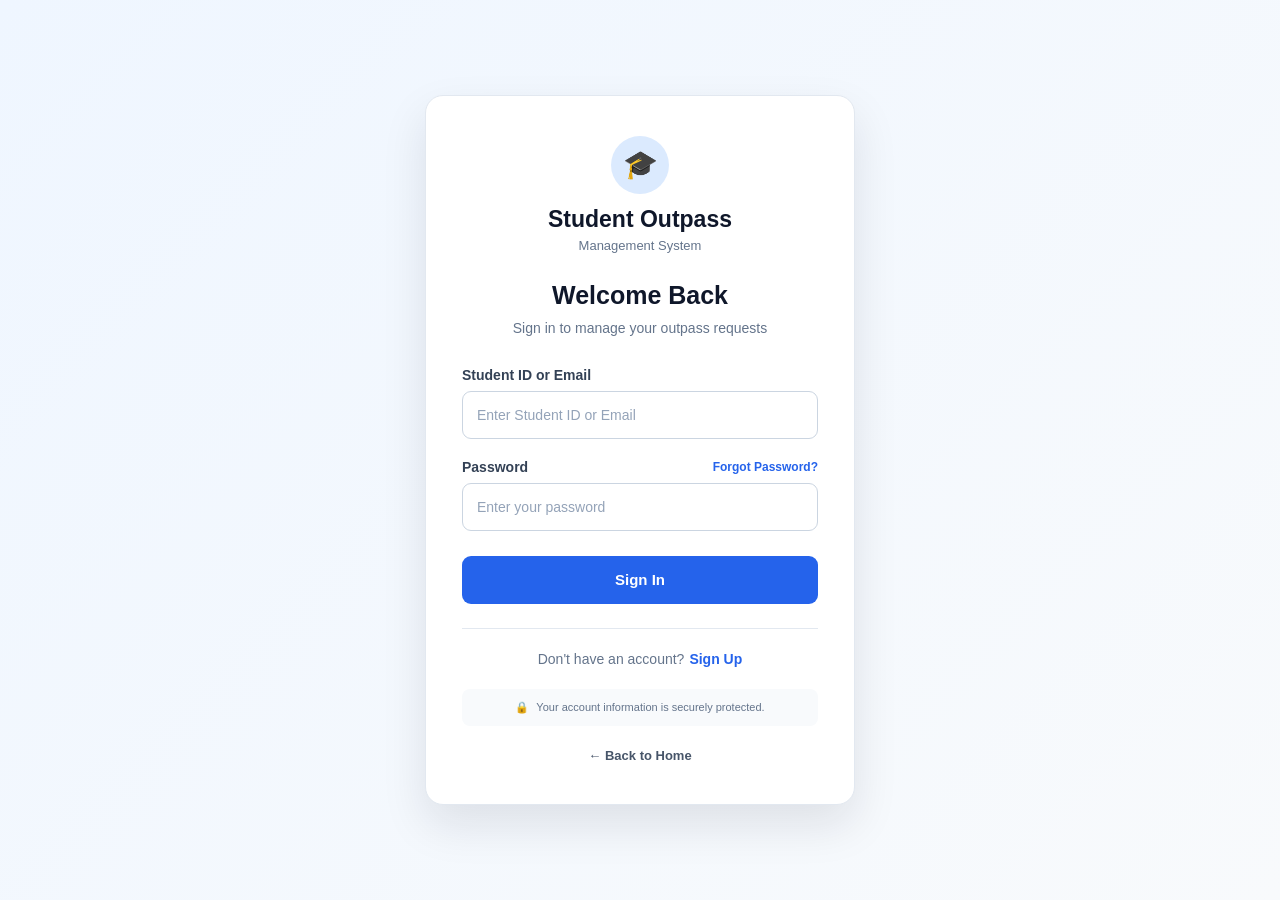
<file: Frontend/home/my-requests.html>
<!DOCTYPE html>
<html lang="en">

<head>
    <meta charset="UTF-8">
    <meta name="viewport" content="width=device-width, initial-scale=1.0">

    <title>My Requests</title>

    <link rel="stylesheet" href="my-requests.css">
</head>

<body>

    <!-- Sidebar -->
    <aside class="sidebar">

        <h2>🎓 Outpass</h2>

        <nav>
            <a href="student-dashboard.html">Dashboard</a>
            <a href="apply-outpass.html">Apply Outpass</a>
            <a href="my-requests.html">My Requests</a>
            <a href="history.html">History</a>
        </nav>

        <a href="index.html" class="logout">Logout</a>

    </aside>


    <!-- Main Content -->
    <main class="main-content">

        <header class="page-header">

            <div>
                <h1>My Requests</h1>
                <p>View and track your outpass requests</p>
            </div>

            <a href="apply-outpass.html" class="apply-btn">
                + Apply Outpass
            </a>

        </header>


        <!-- Filter -->
        <section class="filter-section">

            <label for="statusFilter">
                Filter by Status
            </label>

            <select id="statusFilter">

                <option value="all">All Requests</option>
                <option value="Pending">Pending</option>
                <option value="Approved">Approved</option>
                <option value="Rejected">Rejected</option>

            </select>

        </section>


        <!-- Requests Table -->
        <section class="requests-container">

            <table>

                <thead>

                    <tr>
                        <th>Request ID</th>
                        <th>Destination</th>
                        <th>From Date</th>
                        <th>To Date</th>
                        <th>Type</th>
                        <th>Status</th>
                        <th>Action</th>
                    </tr>

                </thead>

                <tbody id="requestsTable">

                    <tr>
                        <td colspan="7">
                            Loading requests...
                        </td>
                    </tr>

                </tbody>

            </table>

        </section>

    </main>


    <script src="my-requests.js"></script>

</body>

</html>
</file>
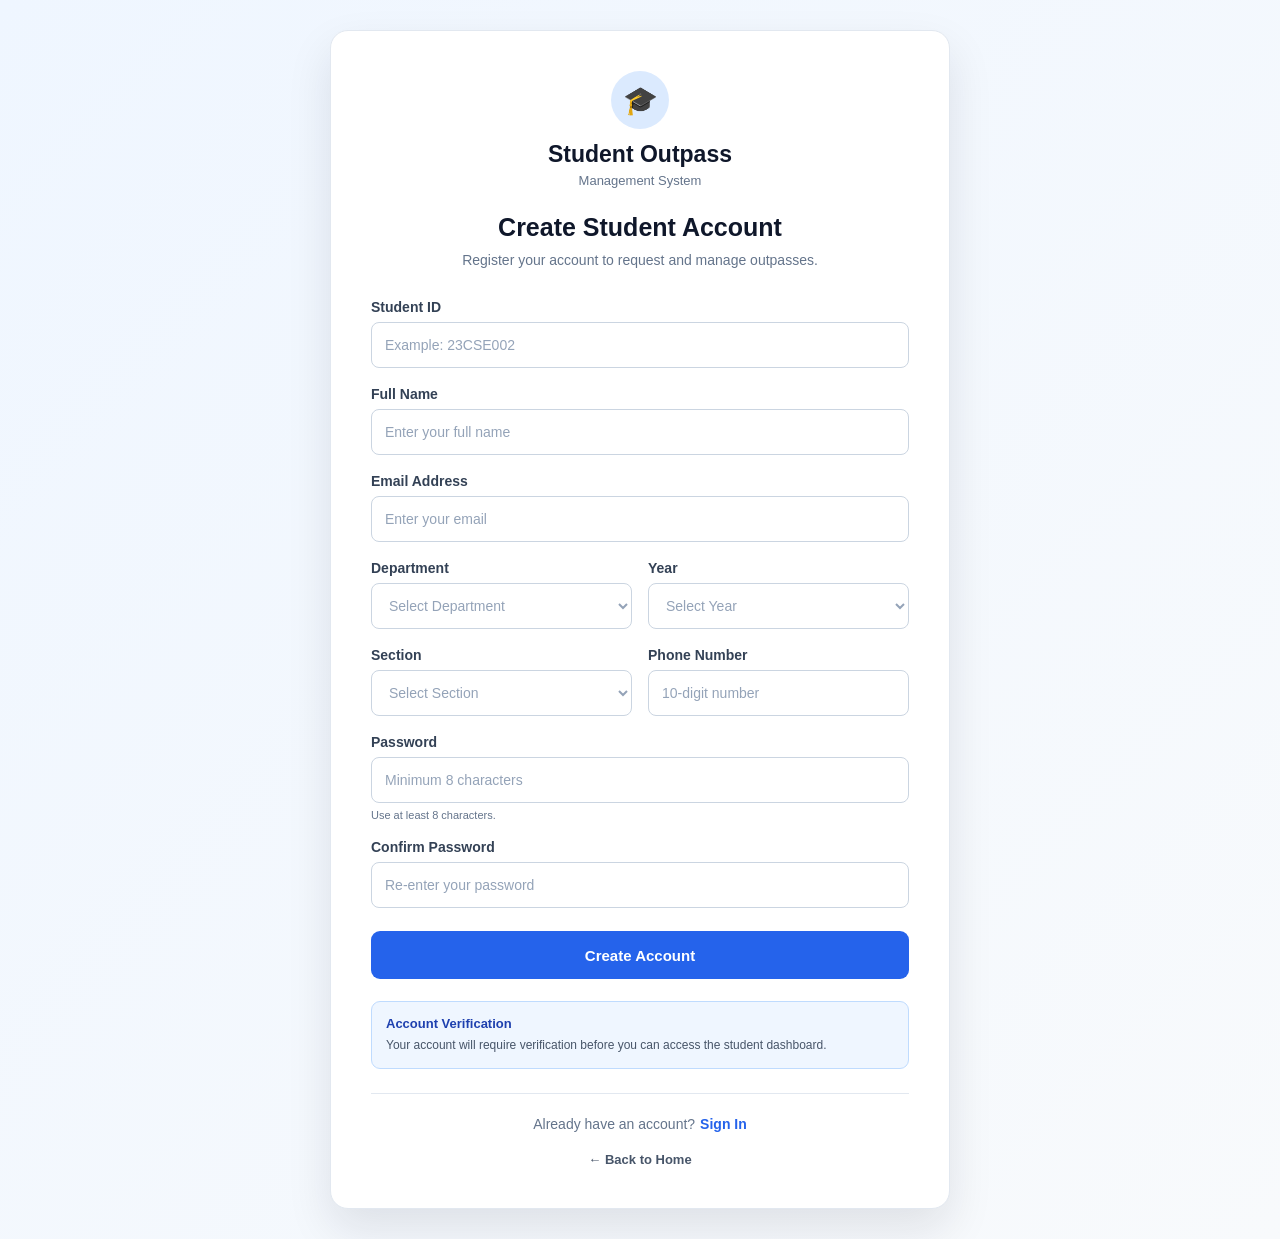
<file: Frontend/home/signup.html>
<!DOCTYPE html>
<html lang="en">

<head>
    <meta charset="UTF-8">

    <meta
        name="viewport"
        content="width=device-width, initial-scale=1.0"
    >

    <meta
        name="description"
        content="Student registration for Student Outpass Management System"
    >

    <title>Student Sign Up | Outpass Management System</title>

    <link rel="stylesheet" href="signup.css">
</head>

<body>

    <main class="signup-page">

        <section
            class="signup-card"
            aria-labelledby="signup-title"
        >

            <!-- Brand -->
            <div class="brand">

                <div
                    class="brand-icon"
                    aria-hidden="true"
                >
                    🎓
                </div>

                <h1>Student Outpass</h1>

                <p>Management System</p>

            </div>


            <!-- Heading -->
            <div class="signup-heading">

                <h2 id="signup-title">
                    Create Student Account
                </h2>

                <p>
                    Register your account to request and manage outpasses.
                </p>

            </div>


            <!-- Registration Form -->
            <form
                id="signupForm"
                novalidate
            >

                <!-- Student ID -->
                <div class="form-group">

                    <label for="student_id">
                        Student ID
                    </label>

                    <input
                        type="text"
                        id="student_id"
                        name="student_id"
                        placeholder="Example: 23CSE002"
                        autocomplete="username"
                        required
                    >

                </div>


                <!-- Full Name -->
                <div class="form-group">

                    <label for="name">
                        Full Name
                    </label>

                    <input
                        type="text"
                        id="name"
                        name="name"
                        placeholder="Enter your full name"
                        autocomplete="name"
                        required
                    >

                </div>


                <!-- Email -->
                <div class="form-group">

                    <label for="email">
                        Email Address
                    </label>

                    <input
                        type="email"
                        id="email"
                        name="email"
                        placeholder="Enter your email"
                        autocomplete="email"
                        required
                    >

                </div>


                <!-- Department + Year -->
                <div class="form-row">

                    <!-- Department -->
                    <div class="form-group">

                        <label for="department">
                            Department
                        </label>

                        <select
                            id="department"
                            name="department"
                            required
                        >

                            <option
                                value=""
                                disabled
                                selected
                            >
                                Select Department
                            </option>

                            <option value="CSE">
                                Computer Science & Engineering
                            </option>

                            <option value="ECE">
                                Electronics & Communication Engineering
                            </option>

                            <option value="EEE">
                                Electrical & Electronics Engineering
                            </option>

                            <option value="ME">
                                Mechanical Engineering
                            </option>

                            <option value="CIVIL">
                                Civil Engineering
                            </option>

                            <option value="AI&DS">
                                Artificial Intelligence & Data Science
                            </option>

                        </select>

                    </div>


                    <!-- Year -->
                    <div class="form-group">

                        <label for="year">
                            Year
                        </label>

                        <select
                            id="year"
                            name="year"
                            required
                        >

                            <option
                                value=""
                                disabled
                                selected
                            >
                                Select Year
                            </option>

                            <option value="1">
                                1st Year
                            </option>

                            <option value="2">
                                2nd Year
                            </option>

                            <option value="3">
                                3rd Year
                            </option>

                            <option value="4">
                                4th Year
                            </option>

                        </select>

                    </div>

                </div>


                <!-- Section + Phone -->
                <div class="form-row">

                    <!-- Section -->
                    <div class="form-group">

    <label for="section">
        Section
    </label>

    <select
        id="section"
        name="section"
        required
    >

        <option
            value=""
            disabled
            selected
        >
            Select Section
        </option>

        <option value="A">Section A</option>
        <option value="B">Section B</option>
        <option value="C">Section C</option>
        <option value="D">Section D</option>

    </select>

</div>


                    <!-- Phone -->
                    <div class="form-group">

                        <label for="phone_number">
                            Phone Number
                        </label>

                        <input
                            type="tel"
                            id="phone_number"
                            name="phone_number"
                            placeholder="10-digit number"
                            autocomplete="tel"
                            maxlength="15"
                            inputmode="numeric"
                            required
                        >

                    </div>

                </div>


                <!-- Password -->
                <div class="form-group">

                    <label for="password">
                        Password
                    </label>

                    <input
                        type="password"
                        id="password"
                        name="password"
                        placeholder="Minimum 8 characters"
                        autocomplete="new-password"
                        minlength="8"
                        required
                    >

                    <small>
                        Use at least 8 characters.
                    </small>

                </div>


                <!-- Confirm Password -->
                <div class="form-group">

                    <label for="confirm_password">
                        Confirm Password
                    </label>

                    <input
                        type="password"
                        id="confirm_password"
                        name="confirm_password"
                        placeholder="Re-enter your password"
                        autocomplete="new-password"
                        minlength="8"
                        required
                    >

                </div>


                <!-- Submit -->
                <button
                    type="submit"
                    class="signup-btn"
                >
                    Create Account
                </button>

            </form>


            <!-- Verification Notice -->
            <div class="verification-note">

                <strong>
                    Account Verification
                </strong>

                <p>
                    Your account will require verification before
                    you can access the student dashboard.
                </p>

            </div>


            <!-- Login Link -->
            <div class="login-section">

                <span>
                    Already have an account?
                </span>

                <a href="index.html">
                    Sign In
                </a>

            </div>


            <!-- Home -->
            <div class="back-home">

                <a href="home.html">
                    ← Back to Home
                </a>

            </div>

        </section>

    </main>


    <script src="signup.js"></script>

</body>

</html>
</file>
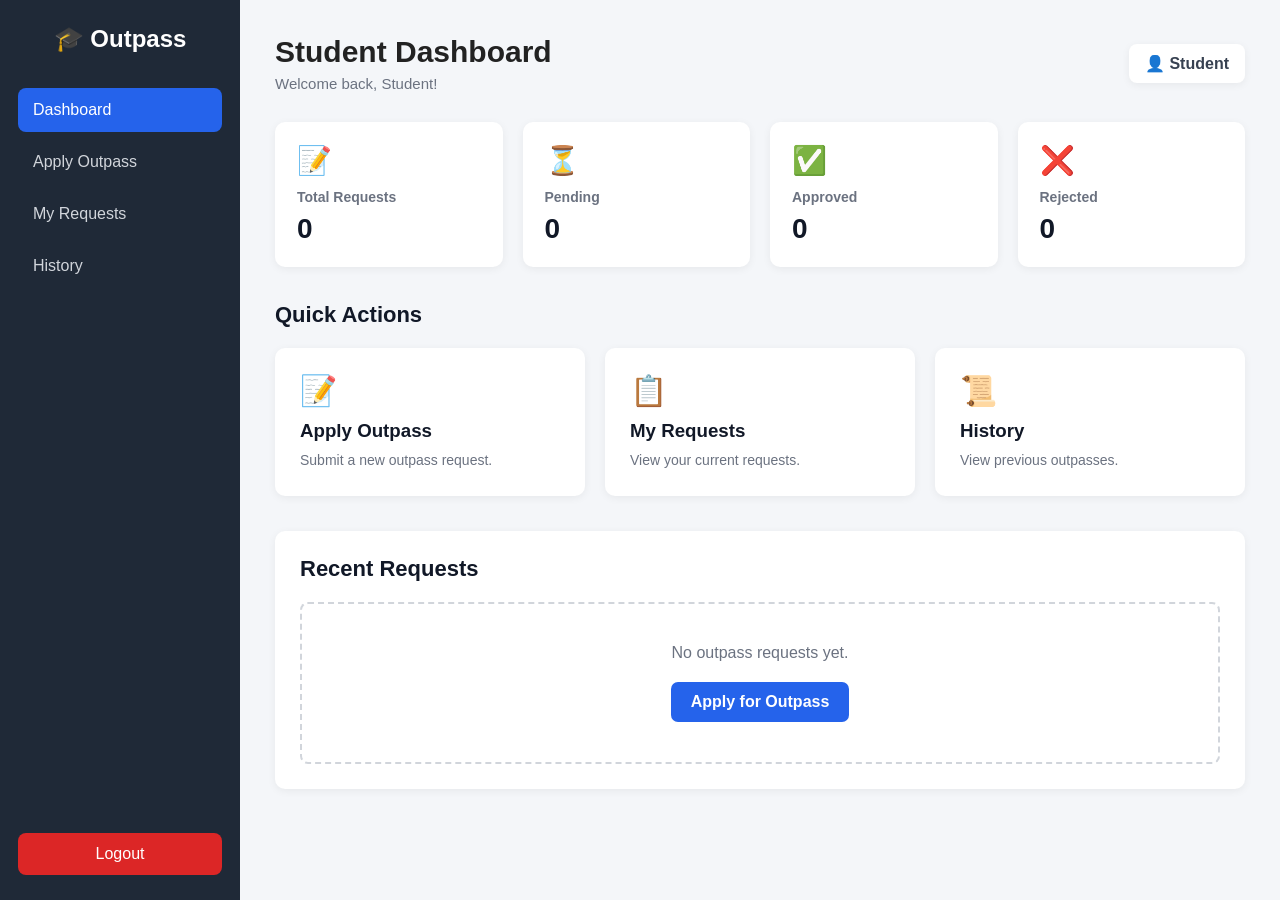
<file: Frontend/home/student-dashboard.html>
<!DOCTYPE html>
<html lang="en">

<head>
    <meta charset="UTF-8">
    <meta name="viewport" content="width=device-width, initial-scale=1.0">

    <title>Student Dashboard</title>

    <link rel="stylesheet" href="dashboard.css">
</head>

<body>

    <!-- Sidebar -->

    <aside class="sidebar">

        <h2>🎓 Outpass</h2>
       <nav>
            <a href="student-dashboard.html">Dashboard</a>
            <a href="apply-outpass.html">Apply Outpass</a>
            <a href="my-requests.html">My Requests</a>
            <a href="history.html">History</a>
        </nav>

        <a href="index.html" class="logout">
            Logout
        </a>

    </aside>


    <!-- Main Content -->

    <main class="main-content">

        <header class="dashboard-header">

            <div>
                <h1>Student Dashboard</h1>
                <p>Welcome back, Student!</p>
            </div>

            <div class="profile">
                👤 Student
            </div>

        </header>


        <!-- Statistics -->

        <section class="stats">

            <div class="stat-card">
                <span>📝</span>
                <h3>Total Requests</h3>
                <strong>0</strong>
            </div>

            <div class="stat-card">
                <span>⏳</span>
                <h3>Pending</h3>
                <strong>0</strong>
            </div>

            <div class="stat-card">
                <span>✅</span>
                <h3>Approved</h3>
                <strong>0</strong>
            </div>

            <div class="stat-card">
                <span>❌</span>
                <h3>Rejected</h3>
                <strong>0</strong>
            </div>

        </section>


        <!-- Quick Actions -->

        <section class="quick-actions">

            <h2>Quick Actions</h2>

            <div class="action-container">

                <a href="apply-outpass.html" class="action-card">
    📝
    <h3>Apply Outpass</h3>
    <p>Submit a new outpass request.</p>
</a>

                <a href="my-requests.html" class="action-card">
                    📋
                    <h3>My Requests</h3>
                    <p>View your current requests.</p>
                </a>

<a href="history.html" class="action-card">
    📜
    <h3>History</h3>
    <p>View previous outpasses.</p>
</a>

            </div>

        </section>


        <!-- Recent Requests -->

        <section class="recent">

            <h2>Recent Requests</h2>

            <div class="empty-state">
                <p>No outpass requests yet.</p>

                <a href="apply-outpass.html" class="primary-btn">
                    Apply for Outpass
                </a>
            </div>

        </section>

    </main>

</body>

</html>
</file>
<file: Frontend/home/style.css>
/* ============================================================
   GLOBAL RESET
   ============================================================ */

* {
    margin: 0;
    padding: 0;
    box-sizing: border-box;
}


/* ============================================================
   ROOT
   ============================================================ */

:root {
    --primary: #2563eb;
    --primary-dark: #1d4ed8;
    --background: #f1f5f9;
    --card: #ffffff;
    --text: #0f172a;
    --muted: #64748b;
    --border: #cbd5e1;
    --danger: #dc2626;
    --success: #16a34a;
}


/* ============================================================
   BODY
   ============================================================ */

body {
    min-height: 100vh;

    font-family:
        Arial,
        Helvetica,
        sans-serif;

    background:
        linear-gradient(
            135deg,
            #eff6ff,
            #f8fafc
        );

    color: var(--text);
}


/* ============================================================
   AUTH PAGE
   ============================================================ */

.auth-page {
    min-height: 100vh;

    display: flex;

    justify-content: center;

    align-items: center;

    padding: 30px 20px;
}


/* ============================================================
   AUTH CARD
   ============================================================ */

.auth-card {
    width: 100%;
    max-width: 430px;

    background: var(--card);

    padding: 40px 36px;

    border-radius: 18px;

    border: 1px solid #e2e8f0;

    box-shadow:
        0 20px 45px rgba(15, 23, 42, 0.10);

    animation: cardAppear 0.45s ease;
}


/* ============================================================
   CARD ANIMATION
   ============================================================ */

@keyframes cardAppear {

    from {
        opacity: 0;
        transform: translateY(15px);
    }

    to {
        opacity: 1;
        transform: translateY(0);
    }
}


/* ============================================================
   BRAND
   ============================================================ */

.brand {
    text-align: center;

    margin-bottom: 28px;
}


.brand-icon {
    width: 58px;
    height: 58px;

    margin: 0 auto 12px;

    display: flex;

    align-items: center;
    justify-content: center;

    background: #dbeafe;

    border-radius: 50%;

    font-size: 28px;
}


.brand h1 {
    font-size: 23px;

    font-weight: 700;

    color: var(--text);
}


.brand p {
    margin-top: 5px;

    font-size: 13px;

    color: var(--muted);
}


/* ============================================================
   AUTH HEADING
   ============================================================ */

.auth-heading {
    text-align: center;

    margin-bottom: 28px;
}


.auth-heading h2 {
    font-size: 25px;

    margin-bottom: 8px;
}


.auth-heading p {
    font-size: 14px;

    line-height: 1.5;

    color: var(--muted);
}


/* ============================================================
   FORM GROUP
   ============================================================ */

.form-group {
    margin-bottom: 20px;
}


.form-group label {
    display: block;

    margin-bottom: 8px;

    font-size: 14px;

    font-weight: 600;

    color: #334155;
}


/* ============================================================
   PASSWORD LABEL ROW
   ============================================================ */

.password-label-row {
    display: flex;

    align-items: center;

    justify-content: space-between;

    gap: 10px;
}


.password-label-row label {
    margin-bottom: 8px;
}


/* ============================================================
   INPUT
   ============================================================ */

.form-group input {
    width: 100%;

    height: 48px;

    padding: 0 14px;

    border: 1px solid var(--border);

    border-radius: 9px;

    outline: none;

    background: #ffffff;

    color: var(--text);

    font-size: 14px;

    transition:
        border-color 0.2s ease,
        box-shadow 0.2s ease;
}


.form-group input::placeholder {
    color: #94a3b8;
}


.form-group input:hover {
    border-color: #94a3b8;
}


.form-group input:focus {
    border-color: var(--primary);

    box-shadow:
        0 0 0 3px rgba(37, 99, 235, 0.12);
}


/* ============================================================
   FORGOT PASSWORD
   ============================================================ */

.forgot-link {
    margin-bottom: 8px;

    font-size: 12px;

    font-weight: 600;

    color: var(--primary);

    text-decoration: none;

    white-space: nowrap;
}


.forgot-link:hover {
    color: var(--primary-dark);

    text-decoration: underline;
}


/* ============================================================
   SIGN IN BUTTON
   ============================================================ */

.signin-btn {
    width: 100%;

    height: 48px;

    margin-top: 5px;

    border: none;

    border-radius: 9px;

    background: var(--primary);

    color: #ffffff;

    font-size: 15px;

    font-weight: 700;

    cursor: pointer;

    transition:
        background 0.2s ease,
        transform 0.15s ease,
        box-shadow 0.2s ease;
}


.signin-btn:hover {
    background: var(--primary-dark);

    box-shadow:
        0 8px 18px rgba(37, 99, 235, 0.25);
}


.signin-btn:active {
    transform: translateY(1px);
}


.signin-btn:disabled {
    opacity: 0.65;

    cursor: not-allowed;

    box-shadow: none;
}


/* ============================================================
   SIGN UP SECTION
   ============================================================ */

.signup-section {
    display: flex;

    justify-content: center;

    align-items: center;

    gap: 5px;

    margin-top: 24px;

    padding-top: 22px;

    border-top: 1px solid #e2e8f0;

    font-size: 14px;

    color: var(--muted);
}


.signup-link {
    color: var(--primary);

    font-weight: 700;

    text-decoration: none;
}


.signup-link:hover {
    color: var(--primary-dark);

    text-decoration: underline;
}


/* ============================================================
   SECURITY NOTE
   ============================================================ */

.security-note {
    display: flex;

    justify-content: center;

    align-items: center;

    gap: 7px;

    margin-top: 22px;

    padding: 11px 12px;

    border-radius: 8px;

    background: #f8fafc;

    color: var(--muted);

    font-size: 11px;

    line-height: 1.4;

    text-align: center;
}


/* ============================================================
   BACK TO HOME
   ============================================================ */

.back-home {
    text-align: center;

    margin-top: 20px;
}


.back-home a {
    color: #475569;

    font-size: 13px;

    font-weight: 600;

    text-decoration: none;
}


.back-home a:hover {
    color: var(--primary);

    text-decoration: underline;
}


/* ============================================================
   ACCESSIBILITY
   ============================================================ */

a:focus-visible,
button:focus-visible,
input:focus-visible {
    outline: 3px solid rgba(37, 99, 235, 0.35);

    outline-offset: 2px;
}


/* ============================================================
   MOBILE
   ============================================================ */

@media (max-width: 480px) {

    .auth-page {
        padding: 20px 14px;
    }

    .auth-card {
        padding: 30px 22px;

        border-radius: 14px;
    }

    .brand h1 {
        font-size: 21px;
    }

    .auth-heading h2 {
        font-size: 22px;
    }

    .signup-section {
        flex-direction: column;

        gap: 4px;
    }

}
</file>
<file: Frontend/home/admin-dashboard.css>
* {
    margin: 0;
    padding: 0;
    box-sizing: border-box;
}

:root {
    --primary: #1e3a8a;
    --primary-dark: #172554;
    --text: #1f2937;
    --muted: #6b7280;
    --border: #e5e7eb;
    --background: #f5f7fb;
    --white: #ffffff;
    --success: #15803d;
    --danger: #b91c1c;
}

body {
    font-family: Arial, Helvetica, sans-serif;
    background: var(--background);
    color: var(--text);
    min-height: 100vh;
}


/* =========================
   HEADER
========================= */

.admin-header {
    min-height: 72px;
    padding: 14px 5%;

    background: var(--white);

    border-bottom: 1px solid var(--border);

    display: flex;
    align-items: center;
    justify-content: space-between;

    gap: 20px;
}

.header-brand {
    display: flex;
    align-items: center;
    gap: 12px;
}

.brand-icon {
    width: 44px;
    height: 44px;

    display: flex;
    align-items: center;
    justify-content: center;

    background: var(--primary);
    color: white;

    border-radius: 10px;

    font-size: 22px;
}

.header-brand h1 {
    font-size: 19px;
}

.header-brand p {
    color: var(--muted);
    font-size: 12px;
    margin-top: 3px;
}


/* =========================
   ADMIN PROFILE
========================= */

.admin-profile {
    display: flex;
    align-items: center;
    gap: 18px;
}

.admin-info {
    display: flex;
    flex-direction: column;
    text-align: right;
}

.admin-info strong {
    font-size: 14px;
}

.admin-info span {
    color: var(--muted);
    font-size: 12px;
    margin-top: 3px;
}

.logout-btn {
    padding: 9px 16px;

    border: none;
    border-radius: 7px;

    background: #fee2e2;
    color: var(--danger);

    font-weight: 700;

    cursor: pointer;
}

.logout-btn:hover {
    background: #fecaca;
}


/* =========================
   CONTAINER
========================= */

.dashboard-container {
    width: min(1200px, 90%);
    margin: 35px auto;
}


/* =========================
   WELCOME
========================= */

.welcome-section {
    margin-bottom: 28px;
}

.page-label,
.section-label {
    display: inline-block;

    color: var(--primary);

    font-size: 11px;
    font-weight: 700;

    letter-spacing: 0.8px;

    margin-bottom: 7px;
}

.welcome-section h2 {
    font-size: 28px;
    margin-bottom: 7px;
}

.welcome-section p {
    color: var(--muted);
}


/* =========================
   STATS
========================= */

.stats-grid {
    display: grid;

    grid-template-columns:
        repeat(3, 1fr);

    gap: 18px;

    margin-bottom: 30px;
}

.stat-card {
    background: var(--white);

    border: 1px solid var(--border);

    border-radius: 12px;

    padding: 22px;

    display: flex;
    align-items: center;
    gap: 16px;
}

.stat-icon {
    width: 48px;
    height: 48px;

    display: flex;
    align-items: center;
    justify-content: center;

    background: #eff6ff;

    border-radius: 10px;

    font-size: 22px;
}

.stat-card.pending .stat-icon {
    background: #fef3c7;
}

.stat-card.verified .stat-icon {
    background: #dcfce7;
}

.stat-card span {
    display: block;

    color: var(--muted);

    font-size: 13px;

    margin-bottom: 5px;
}

.stat-card strong {
    font-size: 25px;
}


/* =========================
   STUDENTS SECTION
========================= */

.students-section {
    background: var(--white);

    border: 1px solid var(--border);

    border-radius: 12px;

    padding: 25px;
}

.section-header {
    display: flex;
    justify-content: space-between;
    align-items: flex-start;

    gap: 20px;

    margin-bottom: 22px;
}

.section-header h2 {
    font-size: 21px;
    margin-bottom: 6px;
}

.section-header p {
    color: var(--muted);
    font-size: 13px;
}

.refresh-btn {
    padding: 10px 15px;

    border: 1px solid var(--border);
    border-radius: 7px;

    background: white;

    color: var(--primary);

    font-weight: 700;

    cursor: pointer;
}

.refresh-btn:hover {
    background: #f8fafc;
}


/* =========================
   TABLE
========================= */

.table-wrapper {
    width: 100%;
    overflow-x: auto;
}

table {
    width: 100%;
    border-collapse: collapse;

    min-width: 850px;
}

th,
td {
    padding: 14px 12px;

    border-bottom: 1px solid var(--border);

    text-align: left;

    font-size: 13px;
}

th {
    background: #f8fafc;

    color: #374151;

    font-size: 12px;

    text-transform: uppercase;

    letter-spacing: 0.4px;
}

tbody tr:hover {
    background: #fafafa;
}


/* =========================
   VERIFY BUTTON
========================= */

.verify-btn {
    padding: 8px 13px;

    border: none;
    border-radius: 6px;

    background: var(--success);
    color: white;

    font-size: 12px;
    font-weight: 700;

    cursor: pointer;
}

.verify-btn:hover {
    opacity: 0.9;
}

.verify-btn:disabled {
    opacity: 0.6;
    cursor: not-allowed;
}


/* =========================
   MESSAGE BOX
========================= */

.message-box {
    padding: 20px;

    margin-bottom: 18px;

    border-radius: 8px;

    background: #f8fafc;

    color: var(--muted);

    text-align: center;

    font-size: 14px;
}

.message-box.error {
    background: #fef2f2;
    color: var(--danger);
}


/* =========================
   ACCESSIBILITY
========================= */

.sr-only {
    position: absolute;

    width: 1px;
    height: 1px;

    padding: 0;
    margin: -1px;

    overflow: hidden;

    clip: rect(0, 0, 0, 0);

    white-space: nowrap;

    border: 0;
}


/* =========================
   MOBILE
========================= */

@media (max-width: 800px) {

    .admin-header {
        align-items: flex-start;
    }

    .admin-profile {
        flex-direction: column;
        align-items: flex-end;
        gap: 8px;
    }

    .stats-grid {
        grid-template-columns: 1fr;
    }

    .section-header {
        flex-direction: column;
    }

    .refresh-btn {
        width: 100%;
    }
}

@media (max-width: 550px) {

    .admin-header {
        padding: 12px 5%;
    }

    .admin-info {
        display: none;
    }

    .dashboard-container {
        width: 92%;
        margin: 25px auto;
    }

    .welcome-section h2 {
        font-size: 23px;
    }

    .students-section {
        padding: 18px;
    }
}
</file>
<file: Frontend/home/admin-login.css>
* {
    margin: 0;
    padding: 0;
    box-sizing: border-box;
}

:root {
    --primary: #1e3a8a;
    --primary-dark: #172554;
    --text: #1f2937;
    --muted: #6b7280;
    --border: #d1d5db;
    --background: #f3f4f6;
    --white: #ffffff;
    --success-bg: #eff6ff;
}

body {
    font-family:
        Arial,
        Helvetica,
        sans-serif;

    background: var(--background);
    color: var(--text);
    min-height: 100vh;
}


/* =========================
   PAGE
========================= */

.admin-login-page {
    min-height: 100vh;

    display: flex;
    align-items: center;
    justify-content: center;

    padding: 30px 20px;
}


/* =========================
   CARD
========================= */

.admin-login-card {
    width: 100%;
    max-width: 460px;

    background: var(--white);

    padding: 40px;

    border-radius: 16px;

    box-shadow:
        0 12px 35px rgba(0, 0, 0, 0.10);
}


/* =========================
   BRAND
========================= */

.brand {
    text-align: center;
    margin-bottom: 28px;
}

.brand-icon {
    width: 64px;
    height: 64px;

    margin: 0 auto 14px;

    display: flex;
    align-items: center;
    justify-content: center;

    background: var(--primary);
    color: white;

    border-radius: 50%;

    font-size: 30px;
}

.brand h1 {
    font-size: 24px;
    margin-bottom: 5px;
}

.brand p {
    color: var(--muted);
    font-size: 14px;
}


/* =========================
   HEADING
========================= */

.login-heading {
    text-align: center;
    margin-bottom: 28px;
}

.admin-badge {
    display: inline-block;

    padding: 6px 12px;

    margin-bottom: 12px;

    border-radius: 20px;

    background: var(--success-bg);
    color: var(--primary);

    font-size: 11px;
    font-weight: 700;

    letter-spacing: 0.8px;
}

.login-heading h2 {
    font-size: 25px;
    margin-bottom: 8px;
}

.login-heading p {
    color: var(--muted);
    font-size: 14px;
    line-height: 1.5;
}


/* =========================
   FORM
========================= */

.form-group {
    margin-bottom: 20px;
}

.form-group label {
    display: block;

    margin-bottom: 8px;

    font-size: 14px;
    font-weight: 600;
}

.form-group input {
    width: 100%;

    padding: 13px 14px;

    border: 1px solid var(--border);
    border-radius: 8px;

    font-size: 14px;

    outline: none;

    transition:
        border-color 0.2s ease,
        box-shadow 0.2s ease;
}

.form-group input:focus {
    border-color: var(--primary);

    box-shadow:
        0 0 0 3px rgba(30, 58, 138, 0.12);
}


/* =========================
   BUTTON
========================= */

.admin-login-btn {
    width: 100%;

    padding: 14px;

    border: none;
    border-radius: 8px;

    background: var(--primary);
    color: white;

    font-size: 15px;
    font-weight: 700;

    cursor: pointer;

    transition:
        background 0.2s ease,
        transform 0.2s ease;
}

.admin-login-btn:hover {
    background: var(--primary-dark);
    transform: translateY(-1px);
}

.admin-login-btn:disabled {
    opacity: 0.7;
    cursor: not-allowed;
    transform: none;
}


/* =========================
   SECURITY
========================= */

.security-note {
    display: flex;
    align-items: center;
    gap: 10px;

    margin-top: 24px;
    padding: 13px;

    background: #f8fafc;

    border: 1px solid #e5e7eb;
    border-radius: 8px;
}

.security-note span {
    font-size: 18px;
}

.security-note p {
    color: var(--muted);
    font-size: 12px;
    line-height: 1.4;
}


/* =========================
   BACK HOME
========================= */

.back-home {
    text-align: center;
    margin-top: 22px;
}

.back-home a {
    color: var(--primary);

    text-decoration: none;

    font-size: 14px;
    font-weight: 600;
}

.back-home a:hover {
    text-decoration: underline;
}


/* =========================
   MOBILE
========================= */

@media (max-width: 520px) {

    .admin-login-page {
        padding: 20px 15px;
    }

    .admin-login-card {
        padding: 28px 22px;
    }

    .brand h1 {
        font-size: 21px;
    }

    .login-heading h2 {
        font-size: 22px;
    }
}
</file>
<file: Frontend/home/apply-outpass.css>
/* =========================================
   RESET
========================================= */

* {
    margin: 0;
    padding: 0;
    box-sizing: border-box;
}

html {
    scroll-behavior: smooth;
}

body {
    font-family:
        Inter,
        "Segoe UI",
        Roboto,
        Arial,
        sans-serif;

    background: #f5f7fb;
    color: #172033;
    min-height: 100vh;
}


/* =========================================
   SIDEBAR
========================================= */

.sidebar {
    position: fixed;
    left: 0;
    top: 0;

    width: 250px;
    height: 100vh;

    background: #111827;
    color: #ffffff;

    display: flex;
    flex-direction: column;

    padding: 26px 18px;

    z-index: 1000;
}


/* Brand */

.brand {
    display: flex;
    align-items: center;
    gap: 12px;

    padding: 5px 10px 30px;
}

.brand-icon {
    width: 44px;
    height: 44px;

    border-radius: 12px;

    background: #2563eb;

    display: flex;
    align-items: center;
    justify-content: center;

    font-size: 21px;
}

.brand h2 {
    font-size: 18px;
    font-weight: 700;
}

.brand span {
    display: block;

    margin-top: 3px;

    color: #9ca3af;

    font-size: 11px;
}


/* Navigation */

.sidebar-nav {
    display: flex;
    flex-direction: column;
    gap: 7px;
}

.nav-item {
    min-height: 48px;

    display: flex;
    align-items: center;
    gap: 13px;

    padding: 0 14px;

    color: #aeb7c7;

    text-decoration: none;

    border-radius: 10px;

    font-size: 14px;
    font-weight: 500;

    transition:
        background 0.2s ease,
        color 0.2s ease,
        transform 0.2s ease;
}

.nav-item:hover {
    background: #1f2937;
    color: #ffffff;

    transform: translateX(2px);
}

.nav-item.active {
    background: #2563eb;
    color: #ffffff;
}

.nav-icon {
    width: 22px;

    text-align: center;

    font-size: 17px;
}


/* Bottom */

.sidebar-bottom {
    margin-top: auto;
}

.logout-link {
    display: flex;
    align-items: center;
    gap: 13px;

    padding: 13px 14px;

    color: #fca5a5;

    text-decoration: none;

    border-radius: 10px;

    font-size: 14px;
    font-weight: 500;

    transition: 0.2s ease;
}

.logout-link:hover {
    background: #3f1d1d;
    color: #fecaca;
}


/* =========================================
   MAIN CONTENT
========================================= */

.main-content {
    margin-left: 250px;

    min-height: 100vh;
}


/* =========================================
   TOPBAR
========================================= */

.topbar {
    min-height: 112px;

    background: #ffffff;

    border-bottom: 1px solid #e5e7eb;

    padding: 25px 42px;

    display: flex;
    align-items: center;
    justify-content: space-between;

    gap: 30px;
}

.breadcrumb {
    color: #8a94a6;

    font-size: 12px;

    margin-bottom: 7px;
}

.breadcrumb span {
    padding: 0 7px;
}

.page-heading h1 {
    font-size: 26px;

    color: #111827;

    font-weight: 750;

    letter-spacing: -0.4px;
}

.page-heading p {
    margin-top: 5px;

    color: #6b7280;

    font-size: 13px;
}


/* Profile */

.profile-card {
    display: flex;
    align-items: center;
    gap: 10px;
}

.profile-avatar {
    width: 40px;
    height: 40px;

    border-radius: 50%;

    background: #e8efff;
    color: #2563eb;

    display: flex;
    align-items: center;
    justify-content: center;

    font-weight: 700;
}

.profile-info strong {
    display: block;

    color: #1f2937;

    font-size: 13px;
}

.profile-info span {
    display: block;

    color: #9ca3af;

    font-size: 11px;

    margin-top: 2px;
}


/* =========================================
   PAGE CONTENT
========================================= */

.page-content {
    max-width: 1050px;

    margin: 0 auto;

    padding: 34px 42px 55px;
}


/* =========================================
   INTRO CARD
========================================= */

.intro-card {
    background: #ffffff;

    border: 1px solid #e6eaf0;

    border-radius: 15px;

    padding: 20px 22px;

    display: flex;
    align-items: center;

    gap: 16px;

    margin-bottom: 22px;
}

.intro-icon {
    width: 48px;
    height: 48px;

    border-radius: 12px;

    background: #eef4ff;

    display: flex;
    align-items: center;
    justify-content: center;

    font-size: 22px;
}

.intro-card h2 {
    font-size: 17px;

    color: #172033;

    margin-bottom: 4px;
}

.intro-card p {
    color: #7b8494;

    font-size: 13px;
}


/* =========================================
   FORM CARD
========================================= */

.form-card {
    background: #ffffff;

    border: 1px solid #e5e9f0;

    border-radius: 15px;

    padding: 27px;

    margin-bottom: 18px;

    box-shadow:
        0 2px 5px rgba(15, 23, 42, 0.025);
}


/* Section header */

.section-header {
    display: flex;
    align-items: flex-start;

    gap: 14px;

    padding-bottom: 22px;

    border-bottom: 1px solid #edf0f4;

    margin-bottom: 24px;
}

.section-number {
    min-width: 39px;
    height: 39px;

    border-radius: 10px;

    background: #eef4ff;

    color: #2563eb;

    display: flex;
    align-items: center;
    justify-content: center;

    font-size: 12px;
    font-weight: 800;
}

.section-header h2 {
    font-size: 16px;

    color: #172033;

    margin-bottom: 4px;
}

.section-header p {
    color: #8a94a6;

    font-size: 12px;
}


/* =========================================
   FORM GRID
========================================= */

.form-grid {
    display: grid;

    grid-template-columns:
        repeat(2, minmax(0, 1fr));

    gap: 21px 20px;
}

.form-grid.single {
    grid-template-columns: 1fr;
}


/* =========================================
   FORM GROUP
========================================= */

.form-group {
    display: flex;
    flex-direction: column;
    gap: 8px;
}

.form-group label {
    color: #374151;

    font-size: 13px;

    font-weight: 600;
}

.required {
    color: #dc2626;
    margin-left: 2px;
}

.form-group input,
.form-group select,
.form-group textarea {
    width: 100%;

    border: 1px solid #d9dee7;

    background: #fbfcfe;

    color: #1f2937;

    border-radius: 9px;

    padding: 12px 13px;

    outline: none;

    font-family: inherit;
    font-size: 13px;

    transition:
        border-color 0.2s ease,
        box-shadow 0.2s ease,
        background 0.2s ease;
}

.form-group input,
.form-group select {
    height: 45px;
}

.form-group textarea {
    resize: vertical;

    min-height: 100px;

    line-height: 1.55;
}

.form-group input:hover,
.form-group select:hover,
.form-group textarea:hover {
    border-color: #b8c2d1;
}

.form-group input:focus,
.form-group select:focus,
.form-group textarea:focus {
    border-color: #2563eb;

    background: #ffffff;

    box-shadow:
        0 0 0 3px rgba(37, 99, 235, 0.10);
}

.form-group input::placeholder,
.form-group textarea::placeholder {
    color: #a6afbd;
}

.form-group small {
    color: #9aa3b1;

    font-size: 11px;
}


/* =========================================
   SCHEDULE NOTE
========================================= */

.schedule-note {
    display: flex;
    align-items: flex-start;

    gap: 9px;

    margin-top: 21px;

    padding: 12px 14px;

    border-radius: 9px;

    background: #f8fafc;

    border: 1px solid #e7ebf0;
}

.schedule-note span {
    font-size: 15px;
}

.schedule-note p {
    color: #6b7280;

    font-size: 11px;

    line-height: 1.5;
}


/* =========================================
   REQUEST TYPE
========================================= */

.request-type-grid {
    display: grid;

    grid-template-columns:
        repeat(2, minmax(0, 1fr));

    gap: 15px;

    margin-bottom: 23px;
}

.request-option {
    position: relative;

    display: block;

    cursor: pointer;
}

.request-option input {
    position: absolute;

    opacity: 0;
}

.option-content {
    min-height: 82px;

    padding: 15px;

    border: 1px solid #dfe4eb;

    border-radius: 11px;

    background: #fbfcfe;

    display: flex;
    align-items: center;

    gap: 13px;

    transition: 0.2s ease;
}

.request-option:hover .option-content {
    border-color: #b7c5dd;
}

.request-option input:checked + .option-content {
    border-color: #2563eb;

    background: #f4f7ff;

    box-shadow:
        0 0 0 2px rgba(37, 99, 235, 0.08);
}

.option-icon {
    width: 40px;
    height: 40px;

    flex-shrink: 0;

    border-radius: 9px;

    display: flex;
    align-items: center;
    justify-content: center;

    font-size: 17px;
}

.option-icon.normal {
    background: #eaf1ff;
}

.option-icon.emergency {
    background: #fff1f1;
}

.option-content strong {
    display: block;

    color: #263043;

    font-size: 13px;

    margin-bottom: 4px;
}

.option-content small {
    display: block;

    color: #8b95a5;

    font-size: 11px;
}


/* Hide actual select */

.hidden-select {
    display: none;
}

.remarks-group {
    margin-top: 2px;
}


/* =========================================
   IMPORTANT BOX
========================================= */

.important-box {
    display: flex;
    align-items: flex-start;

    gap: 14px;

    padding: 18px;

    background: #fffaf0;

    border: 1px solid #f4dfae;

    border-radius: 12px;

    margin-bottom: 20px;
}

.important-icon {
    width: 28px;
    height: 28px;

    flex-shrink: 0;

    border-radius: 50%;

    background: #f59e0b;

    color: #ffffff;

    display: flex;
    align-items: center;
    justify-content: center;

    font-size: 14px;
    font-weight: 800;
}

.important-box h3 {
    color: #7c4a03;

    font-size: 13px;

    margin-bottom: 7px;
}

.important-box ul {
    padding-left: 17px;
}

.important-box li {
    color: #866c3c;

    font-size: 11px;

    line-height: 1.7;
}


/* =========================================
   FORM ACTIONS
========================================= */

.form-actions {
    display: flex;

    justify-content: flex-end;

    gap: 12px;

    padding-top: 5px;
}

.cancel-btn,
.submit-btn {
    min-height: 45px;

    border-radius: 9px;

    padding: 0 19px;

    font-family: inherit;

    font-size: 13px;

    font-weight: 600;

    cursor: pointer;

    transition:
        transform 0.2s ease,
        box-shadow 0.2s ease,
        background 0.2s ease;
}

.cancel-btn {
    background: #ffffff;

    color: #4b5563;

    border: 1px solid #d8dee7;
}

.cancel-btn:hover {
    background: #f8fafc;

    border-color: #c5ccd7;
}

.submit-btn {
    display: flex;
    align-items: center;
    justify-content: center;

    gap: 12px;

    background: #2563eb;

    color: #ffffff;

    border: 1px solid #2563eb;

    min-width: 205px;
}

.submit-btn:hover {
    background: #1d4ed8;

    transform: translateY(-1px);

    box-shadow:
        0 5px 14px rgba(37, 99, 235, 0.22);
}

.submit-btn:active {
    transform: translateY(0);
}

.submit-btn:disabled {
    opacity: 0.65;

    cursor: not-allowed;

    transform: none;

    box-shadow: none;
}

.arrow {
    font-size: 17px;
}


/* =========================================
   RESPONSIVE
========================================= */

@media (max-width: 1000px) {

    .sidebar {
        width: 220px;
    }

    .main-content {
        margin-left: 220px;
    }

    .topbar {
        padding: 23px 28px;
    }

    .page-content {
        padding: 28px;
    }

}


@media (max-width: 800px) {

    .sidebar {
        position: static;

        width: 100%;
        height: auto;

        padding: 16px;
    }

    .brand {
        padding-bottom: 16px;
    }

    .sidebar-nav {
        flex-direction: row;

        overflow-x: auto;
    }

    .nav-item {
        flex-shrink: 0;
    }

    .sidebar-bottom {
        margin-top: 12px;
    }

    .main-content {
        margin-left: 0;
    }

    .topbar {
        min-height: auto;

        padding: 22px 20px;

        align-items: flex-start;
    }

    .page-content {
        padding: 22px 20px 40px;
    }

}


@media (max-width: 650px) {

    .topbar {
        flex-direction: column;
    }

    .profile-card {
        width: 100%;
    }

    .form-grid,
    .request-type-grid {
        grid-template-columns: 1fr;
    }

    .form-card {
        padding: 21px;
    }

    .section-header {
        padding-bottom: 18px;
    }

    .form-actions {
        flex-direction: column-reverse;
    }

    .cancel-btn,
    .submit-btn {
        width: 100%;
    }

}


@media (max-width: 450px) {

    .page-heading h1 {
        font-size: 22px;
    }

    .page-content {
        padding: 16px 13px 35px;
    }

    .topbar {
        padding: 19px 15px;
    }

    .intro-card {
        padding: 17px;
    }

    .form-card {
        padding: 17px;
        border-radius: 12px;
    }

    .section-number {
        min-width: 34px;
        height: 34px;
    }

}
</file>
<file: Frontend/home/class-incharge-dashboard.css>
/* =========================
   RESET
========================= */

* {
    margin: 0;
    padding: 0;
    box-sizing: border-box;
}

body {
    font-family: Arial, sans-serif;
    background: #f5f7fb;
    color: #1f2937;
}


/* =========================
   SIDEBAR
========================= */

.sidebar {
    position: fixed;
    left: 0;
    top: 0;

    width: 250px;
    height: 100vh;

    background: #111827;
    color: white;

    padding: 25px 18px;
}

.logo {
    font-size: 42px;
    text-align: center;
    margin-bottom: 8px;
}

.sidebar h2 {
    text-align: center;
    font-size: 20px;
    margin-bottom: 35px;
}

.sidebar nav {
    display: flex;
    flex-direction: column;
    gap: 8px;
}

.sidebar nav a {
    text-decoration: none;
    color: #d1d5db;

    padding: 13px 15px;
    border-radius: 8px;

    font-size: 15px;

    transition: 0.3s;
}

.sidebar nav a:hover,
.sidebar nav a.active {
    background: #2563eb;
    color: white;
}

.sidebar .logout {
    margin-top: 25px;
}


/* =========================
   MAIN CONTENT
========================= */

.main-content {
    margin-left: 250px;
    padding: 30px;
}


/* =========================
   TOPBAR
========================= */

.topbar {
    display: flex;
    justify-content: space-between;
    align-items: center;

    background: white;
    padding: 22px 25px;

    border-radius: 12px;

    box-shadow: 0 3px 12px rgba(0, 0, 0, 0.06);

    margin-bottom: 25px;
}

.topbar h1 {
    font-size: 28px;
    margin-bottom: 6px;
}

.topbar p {
    color: #6b7280;
    font-size: 14px;
}

.profile {
    background: #eff6ff;
    color: #2563eb;

    padding: 10px 15px;
    border-radius: 8px;

    font-weight: bold;
}


/* =========================
   STATISTICS
========================= */

.stats {
    display: grid;

    grid-template-columns: repeat(4, 1fr);

    gap: 20px;

    margin-bottom: 30px;
}

.stat-card {
    background: white;

    padding: 22px;

    border-radius: 12px;

    display: flex;
    align-items: center;
    gap: 15px;

    box-shadow: 0 3px 12px rgba(0, 0, 0, 0.06);
}

.stat-icon {
    font-size: 30px;

    width: 55px;
    height: 55px;

    display: flex;
    align-items: center;
    justify-content: center;

    background: #eff6ff;

    border-radius: 10px;
}

.stat-card h3 {
    font-size: 24px;
    margin-bottom: 5px;
}

.stat-card p {
    color: #6b7280;
    font-size: 13px;
}


/* =========================
   REQUEST SECTION
========================= */

.requests-section {
    background: white;

    padding: 25px;

    border-radius: 12px;

    box-shadow: 0 3px 12px rgba(0, 0, 0, 0.06);
}

.section-header {
    display: flex;
    justify-content: space-between;
    align-items: center;

    margin-bottom: 20px;
}

.section-header h2 {
    font-size: 21px;
    margin-bottom: 5px;
}

.section-header p {
    color: #6b7280;
    font-size: 13px;
}

.view-all-btn {
    border: none;

    background: #2563eb;
    color: white;

    padding: 10px 16px;

    border-radius: 7px;

    cursor: pointer;
}


/* =========================
   TABLE
========================= */

.table-container {
    overflow-x: auto;
}

table {
    width: 100%;
    border-collapse: collapse;
}

thead {
    background: #f9fafb;
}

th,
td {
    padding: 15px 12px;

    text-align: left;

    border-bottom: 1px solid #e5e7eb;

    font-size: 14px;
}

th {
    color: #374151;
    font-size: 13px;
}

td {
    color: #4b5563;
}


/* =========================
   STATUS
========================= */

.status {
    display: inline-block;

    padding: 5px 10px;

    border-radius: 20px;

    font-size: 12px;

    font-weight: bold;
}

.status.pending {
    background: #fef3c7;
    color: #92400e;
}

.status.emergency {
    background: #fee2e2;
    color: #b91c1c;
}
/* =========================
   APPROVED STATUS
========================= */

.status.approved {
    background: #dcfce7;
    color: #166534;
}


/* =========================
   REJECTED STATUS
========================= */

.status.rejected {
    background: #fee2e2;
    color: #991b1b;
}


/* =========================
   DISABLED BUTTONS
========================= */

.view-btn:disabled,
.approve-btn:disabled,
.reject-btn:disabled {
    opacity: 0.5;
    cursor: not-allowed;
}


/* Keep disabled buttons visually inactive */

.approve-btn:disabled:hover,
.reject-btn:disabled:hover {
    opacity: 0.5;
}

/* =========================
   BUTTONS
========================= */

.view-btn,
.approve-btn,
.reject-btn {
    border: none;

    padding: 7px 10px;

    border-radius: 5px;

    cursor: pointer;

    font-size: 12px;

    margin: 2px;
}

.view-btn {
    background: #e5e7eb;
    color: #374151;
}

.approve-btn {
    background: #16a34a;
    color: white;
}

.reject-btn {
    background: #dc2626;
    color: white;
}

.view-btn:hover,
.approve-btn:hover,
.reject-btn:hover {
    opacity: 0.85;
}


/* =========================
   MODAL
========================= */

.modal {
    display: none;

    position: fixed;

    top: 0;
    left: 0;

    width: 100%;
    height: 100%;

    background: rgba(0, 0, 0, 0.55);

    align-items: center;
    justify-content: center;

    padding: 20px;
}

.modal-content {
    width: 500px;
    max-width: 100%;

    background: white;

    border-radius: 12px;

    padding: 25px;
}

.modal-header {
    display: flex;

    justify-content: space-between;
    align-items: center;

    margin-bottom: 20px;
}

.modal-header h2 {
    font-size: 21px;
}

.close-btn {
    border: none;

    background: transparent;

    font-size: 28px;

    cursor: pointer;

    color: #6b7280;
}

.request-details {
    line-height: 1.9;

    color: #4b5563;
}

.modal-actions {
    margin-top: 20px;

    display: flex;

    gap: 10px;
}


/* =========================
   RESPONSIVE
========================= */

@media (max-width: 1000px) {

    .stats {
        grid-template-columns: repeat(2, 1fr);
    }

}


@media (max-width: 700px) {

    .sidebar {
        position: relative;

        width: 100%;
        height: auto;
    }

    .main-content {
        margin-left: 0;
        padding: 15px;
    }

    .topbar {
        flex-direction: column;

        align-items: flex-start;

        gap: 15px;
    }

    .stats {
        grid-template-columns: 1fr;
    }

}
</file>
<file: Frontend/home/history.css>
* {
    margin: 0;
    padding: 0;
    box-sizing: border-box;
}

body {
    font-family: Arial, sans-serif;
    background: #f4f7fb;
    color: #333;
}


/* Sidebar */

.sidebar {
    position: fixed;
    left: 0;
    top: 0;

    width: 240px;
    height: 100vh;

    background: #1e3a8a;

    padding: 25px 15px;

    display: flex;
    flex-direction: column;
}

.sidebar h2 {
    color: white;
    text-align: center;

    margin-bottom: 35px;
}

.sidebar nav {
    display: flex;
    flex-direction: column;
    gap: 8px;
}

.sidebar nav a,
.logout {
    text-decoration: none;
    color: white;

    padding: 13px 15px;

    border-radius: 6px;

    transition: 0.3s;
}

.sidebar nav a:hover,
.sidebar nav a.active {
    background: #2563eb;
}

.logout {
    margin-top: auto;

    background: #dc2626;

    text-align: center;
}

.logout:hover {
    background: #b91c1c;
}


/* Main */

.main-content {
    margin-left: 240px;

    padding: 35px;
}

.page-header {
    margin-bottom: 25px;
}

.page-header h1 {
    color: #1e3a8a;

    margin-bottom: 6px;
}

.page-header p {
    color: #666;
}


/* History */

.history-container {
    max-width: 900px;
}

.history-card {
    background: white;

    padding: 22px;

    border-radius: 10px;

    margin-bottom: 18px;

    box-shadow: 0 3px 15px rgba(0, 0, 0, 0.07);
}

.history-top {
    display: flex;

    justify-content: space-between;
    align-items: center;

    margin-bottom: 20px;
}

.history-top h3 {
    color: #1e3a8a;

    margin-bottom: 5px;
}

.history-top p {
    color: #666;
}


/* Details */

.history-details {
    display: grid;

    grid-template-columns: repeat(3, 1fr);

    gap: 20px;

    padding: 15px 0;

    border-top: 1px solid #eee;
    border-bottom: 1px solid #eee;
}

.history-details strong {
    font-size: 13px;

    color: #666;
}

.history-details p {
    margin-top: 5px;

    font-weight: bold;
}


/* Reason */

.reason {
    margin-top: 15px;

    color: #555;

    font-size: 14px;
}


/* Status */

.status {
    padding: 7px 13px;

    border-radius: 20px;

    font-size: 12px;

    font-weight: bold;
}

.status.approved {
    background: #dcfce7;

    color: #166534;
}

.status.rejected {
    background: #fee2e2;

    color: #991b1b;
}


/* Empty */

.empty-history {
    display: none;

    background: white;

    padding: 40px;

    text-align: center;

    border-radius: 10px;

    color: #777;
}


/* Responsive */

@media (max-width: 700px) {

    .sidebar {
        position: relative;

        width: 100%;
        height: auto;
    }

    .sidebar nav {
        flex-direction: row;
        flex-wrap: wrap;
    }

    .logout {
        margin-top: 15px;
    }

    .main-content {
        margin-left: 0;

        padding: 20px;
    }

    .history-details {
        grid-template-columns: 1fr;
    }
}
</file>
<file: Frontend/home/home.css>
* {
    margin: 0;
    padding: 0;
    box-sizing: border-box;
}

html {
    scroll-behavior: smooth;
}

body {
    font-family: Arial, sans-serif;
    color: #1e293b;
}


/* Navbar */

.navbar {
    height: 70px;

    display: flex;
    justify-content: space-between;
    align-items: center;

    padding: 0 8%;

    background: white;

    box-shadow: 0 2px 10px rgba(0, 0, 0, 0.08);

    position: sticky;
    top: 0;
    z-index: 100;
}

.navbar .logo {
    font-size: 22px;
    font-weight: bold;
    color: #1e3a8a;
}

.navbar nav {
    display: flex;
    align-items: center;
    gap: 25px;
}

.navbar nav a {
    text-decoration: none;
    color: #334155;
    font-size: 15px;
}

.navbar nav a:hover {
    color: #2563eb;
}

.login-btn {
    padding: 10px 20px;

    background: #2563eb;
    color: white !important;

    border-radius: 6px;
}


/* Hero */

.hero {
    min-height: 600px;

    display: flex;
    justify-content: center;
    align-items: center;

    text-align: center;

    padding: 60px 20px;

    background: linear-gradient(
        135deg,
        #eff6ff,
        #dbeafe
    );
}

.hero-content {
    max-width: 800px;
}

.welcome {
    color: #2563eb;
    font-weight: bold;
    letter-spacing: 2px;
    margin-bottom: 15px;
}

.hero h1 {
    font-size: 52px;
    line-height: 1.15;
    margin-bottom: 20px;
}

.hero h1 span {
    display: block;
    color: #2563eb;
}

.hero-text {
    max-width: 650px;
    margin: auto;

    color: #64748b;

    font-size: 18px;
    line-height: 1.6;
}

.hero-buttons {
    margin-top: 30px;

    display: flex;
    justify-content: center;
    gap: 15px;
}

.primary-btn,
.secondary-btn {
    padding: 13px 25px;

    border-radius: 7px;

    text-decoration: none;

    font-weight: bold;
}

.primary-btn {
    background: #2563eb;
    color: white;
}

.secondary-btn {
    border: 2px solid #2563eb;
    color: #2563eb;
}

.primary-btn:hover {
    background: #1e3a8a;
}

.secondary-btn:hover {
    background: #2563eb;
    color: white;
}


/* Features */

.features {
    padding: 80px 8%;

    text-align: center;
}

.features h2,
.about h2,
.cta h2 {
    font-size: 32px;
    margin-bottom: 10px;
}

.section-text {
    color: #64748b;
    margin-bottom: 45px;
}

.feature-container {
    display: grid;

    grid-template-columns: repeat(4, 1fr);

    gap: 25px;
}

.feature-card {
    padding: 30px 20px;

    background: white;

    border: 1px solid #e2e8f0;

    border-radius: 12px;

    transition: 0.3s;
}

.feature-card:hover {
    transform: translateY(-8px);

    box-shadow:
        0 10px 25px rgba(0, 0, 0, 0.1);
}

.feature-icon {
    font-size: 35px;
    margin-bottom: 15px;
}

.feature-card h3 {
    margin-bottom: 10px;
}

.feature-card p {
    color: #64748b;
    line-height: 1.5;
}


/* About */

.about {
    padding: 80px 10%;

    background: #f8fafc;

    text-align: center;
}

.about-content {
    max-width: 750px;
    margin: auto;
}

.about p {
    margin-top: 20px;

    color: #64748b;

    line-height: 1.7;

    font-size: 17px;
}


/* CTA */

.cta {
    padding: 70px 20px;

    text-align: center;

    background: #1e3a8a;

    color: white;
}

.cta p {
    margin: 15px 0 25px;
}


/* Footer */

footer {
    padding: 20px;

    text-align: center;

    background: #0f172a;

    color: #cbd5e1;

    font-size: 13px;
}


/* Responsive */

@media (max-width: 900px) {

    .feature-container {
        grid-template-columns: repeat(2, 1fr);
    }

    .hero h1 {
        font-size: 42px;
    }
}


@media (max-width: 600px) {

    .navbar {
        padding: 0 5%;
    }

    .navbar nav {
        gap: 10px;
    }

    .navbar nav a:not(.login-btn) {
        display: none;
    }

    .hero {
        min-height: 500px;
    }

    .hero h1 {
        font-size: 34px;
    }

    .hero-text {
        font-size: 16px;
    }

    .hero-buttons {
        flex-direction: column;
        align-items: center;
    }

    .feature-container {
        grid-template-columns: 1fr;
    }
}
.back-home {
    display: inline-block;
    margin-bottom: 20px;
    color: #2563eb;
    text-decoration: none;
    font-size: 14px;
}

.back-home:hover {
    text-decoration: underline;
}
</file>
<file: Frontend/home/mentor-dashboard.css>
/* ================================
   RESET
================================ */

* {
    margin: 0;
    padding: 0;
    box-sizing: border-box;
}

body {
    font-family: Arial, Helvetica, sans-serif;
    background: #f4f7fb;
    color: #1f2937;
    min-height: 100vh;
}


/* ================================
   ACCESSIBILITY
================================ */

.sr-only {
    position: absolute;
    width: 1px;
    height: 1px;
    padding: 0;
    margin: -1px;
    overflow: hidden;
    clip: rect(0, 0, 0, 0);
    white-space: nowrap;
    border: 0;
}


/* ================================
   SIDEBAR
================================ */

.sidebar {
    position: fixed;
    top: 0;
    left: 0;

    width: 250px;
    height: 100vh;

    background: #111827;
    color: white;

    display: flex;
    flex-direction: column;

    padding: 24px 16px;

    z-index: 1000;
}

.logo {
    padding: 0 12px 30px;
    border-bottom: 1px solid #374151;
}

.logo h2 {
    font-size: 24px;
    margin-bottom: 6px;
}

.logo p {
    color: #9ca3af;
    font-size: 14px;
}


/* ================================
   NAVIGATION
================================ */

.sidebar-nav {
    margin-top: 25px;

    display: flex;
    flex-direction: column;
    gap: 8px;
}

.nav-link {
    display: flex;
    align-items: center;
    gap: 12px;

    padding: 13px 15px;

    color: #d1d5db;
    text-decoration: none;

    border-radius: 8px;

    transition: 0.2s ease;
}

.nav-link:hover {
    background: #1f2937;
    color: white;
}

.nav-link.active {
    background: #2563eb;
    color: white;
}


/* ================================
   SIDEBAR BOTTOM
================================ */

.sidebar-bottom {
    margin-top: auto;
}

.logout-btn {
    width: 100%;

    padding: 12px;

    border: none;
    border-radius: 8px;

    background: #dc2626;
    color: white;

    font-size: 15px;
    font-weight: 600;

    cursor: pointer;

    transition: 0.2s ease;
}

.logout-btn:hover {
    background: #b91c1c;
}


/* ================================
   MAIN CONTENT
================================ */

.main-content {
    margin-left: 250px;

    min-height: 100vh;

    padding: 30px;
}


/* ================================
   TOP HEADER
================================ */

.top-header {
    display: flex;
    align-items: center;
    justify-content: space-between;

    margin-bottom: 30px;
}

.top-header h1 {
    font-size: 30px;
    margin-bottom: 6px;
}

.top-header p {
    color: #6b7280;
    font-size: 15px;
}

.mentor-badge {
    background: #dbeafe;
    color: #1d4ed8;

    padding: 10px 18px;

    border-radius: 20px;

    font-weight: 600;
}


/* ================================
   DASHBOARD CARDS
================================ */

.dashboard-cards {
    display: grid;

    grid-template-columns: repeat(2, minmax(220px, 1fr));

    gap: 20px;

    margin-bottom: 30px;
}

.summary-card {
    background: white;

    border-radius: 12px;

    padding: 22px;

    display: flex;
    align-items: center;

    gap: 18px;

    border: 1px solid #e5e7eb;

    box-shadow: 0 3px 12px rgba(0, 0, 0, 0.05);
}

.card-icon {
    width: 52px;
    height: 52px;

    display: flex;
    align-items: center;
    justify-content: center;

    background: #eff6ff;

    border-radius: 10px;

    font-size: 24px;
}

.summary-card h3 {
    font-size: 14px;
    color: #6b7280;

    margin-bottom: 5px;
}

.summary-card p {
    font-size: 26px;
    font-weight: 700;
    color: #111827;
}


/* ================================
   REQUEST SECTION
================================ */

.requests-section {
    background: white;

    border-radius: 12px;

    border: 1px solid #e5e7eb;

    box-shadow: 0 3px 12px rgba(0, 0, 0, 0.05);

    padding: 24px;
}

.section-header {
    display: flex;
    justify-content: space-between;
    align-items: center;

    margin-bottom: 22px;
}

.section-header h2 {
    font-size: 21px;
    margin-bottom: 5px;
}

.section-header p {
    color: #6b7280;
    font-size: 14px;
}


/* ================================
   REFRESH BUTTON
================================ */

.refresh-btn {
    border: none;

    background: #2563eb;
    color: white;

    padding: 10px 17px;

    border-radius: 7px;

    font-weight: 600;

    cursor: pointer;

    transition: 0.2s ease;
}

.refresh-btn:hover {
    background: #1d4ed8;
}


/* ================================
   TABLE
================================ */

.table-container {
    width: 100%;

    overflow-x: auto;

    border: 1px solid #e5e7eb;

    border-radius: 8px;
}

table {
    width: 100%;

    min-width: 1050px;

    border-collapse: collapse;
}

thead {
    background: #f8fafc;
}

th {
    padding: 14px 12px;

    text-align: left;

    font-size: 13px;
    font-weight: 700;

    color: #374151;

    border-bottom: 1px solid #e5e7eb;

    white-space: nowrap;
}

td {
    padding: 14px 12px;

    font-size: 14px;

    border-bottom: 1px solid #e5e7eb;

    vertical-align: middle;
}

tbody tr:hover {
    background: #f9fafb;
}

tbody tr:last-child td {
    border-bottom: none;
}


/* ================================
   LOADING / EMPTY
================================ */

.loading-cell {
    text-align: center;

    padding: 35px;

    color: #6b7280;
}


/* ================================
   ACTION BUTTONS
================================ */

.view-btn,
.approve-btn,
.reject-btn {
    border: none;

    padding: 8px 11px;

    margin: 2px;

    border-radius: 6px;

    font-size: 12px;

    font-weight: 600;

    cursor: pointer;

    transition: 0.2s ease;
}

.view-btn {
    background: #e5e7eb;
    color: #111827;
}

.view-btn:hover {
    background: #d1d5db;
}

.approve-btn {
    background: #16a34a;
    color: white;
}

.approve-btn:hover {
    background: #15803d;
}

.reject-btn {
    background: #dc2626;
    color: white;
}

.reject-btn:hover {
    background: #b91c1c;
}


/* ================================
   FOCUS
================================ */

button:focus-visible,
a:focus-visible {
    outline: 3px solid #93c5fd;
    outline-offset: 2px;
}


/* ================================
   MOBILE
================================ */

@media (max-width: 900px) {

    .sidebar {
        width: 210px;
    }

    .main-content {
        margin-left: 210px;
        padding: 22px;
    }

    .dashboard-cards {
        grid-template-columns: 1fr;
    }

    .top-header {
        align-items: flex-start;
        gap: 15px;
        flex-direction: column;
    }
}


@media (max-width: 650px) {

    .sidebar {
        position: relative;

        width: 100%;
        height: auto;
    }

    .sidebar-nav {
        flex-direction: row;

        overflow-x: auto;
    }

    .nav-link {
        white-space: nowrap;
    }

    .sidebar-bottom {
        margin-top: 15px;
    }

    .main-content {
        margin-left: 0;
        padding: 18px;
    }

    .requests-section {
        padding: 15px;
    }
}
</file>
<file: Frontend/home/my-requests.css>
/* ================================
   MY REQUESTS PAGE
================================ */

* {
    margin: 0;
    padding: 0;
    box-sizing: border-box;
}

body {
    font-family: Arial, sans-serif;
    background: #f4f6f9;
    color: #222;
    display: flex;
    min-height: 100vh;
}

/* ================================
   SIDEBAR
================================ */

.sidebar {
    width: 240px;
    min-height: 100vh;
    background: #1f2937;
    color: white;
    padding: 25px 18px;
    display: flex;
    flex-direction: column;
    position: fixed;
    left: 0;
    top: 0;
}

.sidebar h2 {
    text-align: center;
    margin-bottom: 35px;
    font-size: 24px;
}

.sidebar nav {
    display: flex;
    flex-direction: column;
    gap: 8px;
}

.sidebar nav a {
    text-decoration: none;
    color: #d1d5db;
    padding: 13px 15px;
    border-radius: 8px;
    transition: 0.2s ease;
}

.sidebar nav a:hover {
    background: #374151;
    color: white;
}

.sidebar nav a[href="my-requests.html"] {
    background: #2563eb;
    color: white;
}

.logout {
    margin-top: auto;
    text-decoration: none;
    text-align: center;
    background: #dc2626;
    color: white;
    padding: 12px;
    border-radius: 8px;
    transition: 0.2s ease;
}

.logout:hover {
    background: #b91c1c;
}

/* ================================
   MAIN CONTENT
================================ */

.main-content {
    margin-left: 240px;
    width: calc(100% - 240px);
    padding: 35px;
}

/* ================================
   HEADER
================================ */

.page-header {
    display: flex;
    justify-content: space-between;
    align-items: center;
    margin-bottom: 30px;
}

.page-header h1 {
    font-size: 30px;
    margin-bottom: 6px;
}

.page-header p {
    color: #6b7280;
    font-size: 15px;
}

.apply-btn {
    text-decoration: none;
    background: #2563eb;
    color: white;
    padding: 12px 20px;
    border-radius: 8px;
    font-weight: 600;
    transition: 0.2s ease;
}

.apply-btn:hover {
    background: #1d4ed8;
    transform: translateY(-1px);
}

/* ================================
   FILTER
================================ */

.filter-section {
    background: white;
    padding: 20px;
    border-radius: 10px;
    margin-bottom: 20px;
    box-shadow: 0 2px 8px rgba(0, 0, 0, 0.06);
}

.filter-section label {
    display: block;
    margin-bottom: 8px;
    font-weight: 600;
}

.filter-section select {
    width: 220px;
    padding: 10px 12px;
    border: 1px solid #d1d5db;
    border-radius: 7px;
    background: white;
    font-size: 14px;
    cursor: pointer;
}

.filter-section select:focus {
    outline: none;
    border-color: #2563eb;
}

/* ================================
   REQUEST TABLE
================================ */

.requests-container {
    background: white;
    border-radius: 10px;
    overflow-x: auto;
    box-shadow: 0 2px 8px rgba(0, 0, 0, 0.06);
}

.requests-container table {
    width: 100%;
    border-collapse: collapse;
    min-width: 850px;
}

.requests-container thead {
    background: #f3f4f6;
}

.requests-container th {
    text-align: left;
    padding: 16px;
    font-size: 14px;
    font-weight: 700;
    color: #374151;
    border-bottom: 1px solid #e5e7eb;
}

.requests-container td {
    padding: 16px;
    font-size: 14px;
    border-bottom: 1px solid #e5e7eb;
    color: #4b5563;
}

.requests-container tbody tr {
    transition: 0.2s ease;
}

.requests-container tbody tr:hover {
    background: #f9fafb;
}

/* ================================
   STATUS
================================ */

.status {
    display: inline-block;
    padding: 6px 12px;
    border-radius: 20px;
    font-size: 12px;
    font-weight: 700;
}

.status.pending {
    background: #fef3c7;
    color: #92400e;
}

.status.approved {
    background: #dcfce7;
    color: #166534;
}

.status.rejected {
    background: #fee2e2;
    color: #991b1b;
}

/* ================================
   VIEW BUTTON
================================ */

.view-btn {
    border: none;
    background: #2563eb;
    color: white;
    padding: 8px 16px;
    border-radius: 6px;
    cursor: pointer;
    font-size: 13px;
    font-weight: 600;
    transition: 0.2s ease;
}

.view-btn:hover {
    background: #1d4ed8;
    transform: translateY(-1px);
}

.view-btn:active {
    transform: translateY(0);
}

/* ================================
   NO DATA / LOADING
================================ */

.no-data {
    text-align: center;
    padding: 40px !important;
    color: #6b7280;
}

/* ================================
   RESPONSIVE
================================ */

@media (max-width: 900px) {

    .sidebar {
        width: 200px;
    }

    .main-content {
        margin-left: 200px;
        width: calc(100% - 200px);
        padding: 25px;
    }

    .page-header {
        align-items: flex-start;
        gap: 20px;
    }
}

@media (max-width: 650px) {

    body {
        display: block;
    }

    .sidebar {
        position: relative;
        width: 100%;
        min-height: auto;
    }

    .sidebar nav {
        flex-direction: row;
        flex-wrap: wrap;
    }

    .logout {
        margin-top: 20px;
    }

    .main-content {
        margin-left: 0;
        width: 100%;
        padding: 20px;
    }

    .page-header {
        flex-direction: column;
        align-items: flex-start;
    }

    .apply-btn {
        width: 100%;
        text-align: center;
    }
}
</file>
<file: Frontend/home/signup.css>
/* ============================================================
   RESET
   ============================================================ */

* {
    margin: 0;
    padding: 0;
    box-sizing: border-box;
}


/* ============================================================
   ROOT
   ============================================================ */

:root {
    --primary: #2563eb;
    --primary-dark: #1d4ed8;
    --background: #f1f5f9;
    --card: #ffffff;
    --text: #0f172a;
    --muted: #64748b;
    --border: #cbd5e1;
}


/* ============================================================
   BODY
   ============================================================ */

body {
    min-height: 100vh;

    font-family:
        Arial,
        Helvetica,
        sans-serif;

    background:
        linear-gradient(
            135deg,
            #eff6ff,
            #f8fafc
        );

    color: var(--text);
}


/* ============================================================
   PAGE
   ============================================================ */

.signup-page {
    min-height: 100vh;

    display: flex;

    justify-content: center;

    align-items: center;

    padding: 30px 20px;
}


/* ============================================================
   CARD
   ============================================================ */

.signup-card {
    width: 100%;

    max-width: 620px;

    padding: 40px;

    background: var(--card);

    border: 1px solid #e2e8f0;

    border-radius: 18px;

    box-shadow:
        0 20px 45px rgba(15, 23, 42, 0.10);
}


/* ============================================================
   BRAND
   ============================================================ */

.brand {
    text-align: center;

    margin-bottom: 25px;
}


.brand-icon {
    width: 58px;
    height: 58px;

    margin: 0 auto 12px;

    display: flex;

    align-items: center;
    justify-content: center;

    background: #dbeafe;

    border-radius: 50%;

    font-size: 28px;
}


.brand h1 {
    font-size: 23px;
}


.brand p {
    margin-top: 5px;

    font-size: 13px;

    color: var(--muted);
}


/* ============================================================
   HEADING
   ============================================================ */

.signup-heading {
    text-align: center;

    margin-bottom: 28px;
}


.signup-heading h2 {
    font-size: 25px;

    margin-bottom: 8px;
}


.signup-heading p {
    font-size: 14px;

    color: var(--muted);

    line-height: 1.5;
}


/* ============================================================
   FORM
   ============================================================ */

.form-group {
    margin-bottom: 18px;
}


.form-group label {
    display: block;

    margin-bottom: 7px;

    font-size: 14px;

    font-weight: 600;

    color: #334155;
}


.form-group input,
.form-group select {
    width: 100%;

    height: 46px;

    padding: 0 13px;

    border: 1px solid var(--border);

    border-radius: 8px;

    background: #ffffff;

    color: var(--text);

    font-size: 14px;

    outline: none;

    transition:
        border-color 0.2s ease,
        box-shadow 0.2s ease;
}


.form-group input::placeholder {
    color: #94a3b8;
}


.form-group input:focus,
.form-group select:focus {
    border-color: var(--primary);

    box-shadow:
        0 0 0 3px rgba(37, 99, 235, 0.12);
}


.form-group small {
    display: block;

    margin-top: 6px;

    font-size: 11px;

    color: var(--muted);
}


/* ============================================================
   TWO COLUMN ROW
   ============================================================ */

.form-row {
    display: grid;

    grid-template-columns: 1fr 1fr;

    gap: 16px;
}


/* ============================================================
   BUTTON
   ============================================================ */

.signup-btn {
    width: 100%;

    height: 48px;

    margin-top: 5px;

    border: none;

    border-radius: 9px;

    background: var(--primary);

    color: white;

    font-size: 15px;

    font-weight: 700;

    cursor: pointer;

    transition:
        background 0.2s ease,
        box-shadow 0.2s ease;
}


.signup-btn:hover {
    background: var(--primary-dark);

    box-shadow:
        0 8px 18px rgba(37, 99, 235, 0.25);
}


.signup-btn:disabled {
    opacity: 0.65;

    cursor: not-allowed;

    box-shadow: none;
}


/* ============================================================
   VERIFICATION NOTICE
   ============================================================ */

.verification-note {
    margin-top: 22px;

    padding: 14px;

    border-radius: 9px;

    background: #eff6ff;

    border: 1px solid #bfdbfe;
}


.verification-note strong {
    display: block;

    margin-bottom: 5px;

    font-size: 13px;

    color: #1e40af;
}


.verification-note p {
    font-size: 12px;

    line-height: 1.5;

    color: #475569;
}


/* ============================================================
   LOGIN LINK
   ============================================================ */

.login-section {
    display: flex;

    justify-content: center;

    align-items: center;

    gap: 5px;

    margin-top: 24px;

    padding-top: 22px;

    border-top: 1px solid #e2e8f0;

    font-size: 14px;

    color: var(--muted);
}


.login-section a {
    color: var(--primary);

    font-weight: 700;

    text-decoration: none;
}


.login-section a:hover {
    color: var(--primary-dark);

    text-decoration: underline;
}


/* ============================================================
   BACK HOME
   ============================================================ */

.back-home {
    margin-top: 18px;

    text-align: center;
}


.back-home a {
    color: #475569;

    font-size: 13px;

    font-weight: 600;

    text-decoration: none;
}


.back-home a:hover {
    color: var(--primary);

    text-decoration: underline;
}


/* ============================================================
   FOCUS ACCESSIBILITY
   ============================================================ */

a:focus-visible,
button:focus-visible,
input:focus-visible,
select:focus-visible {
    outline: 3px solid rgba(37, 99, 235, 0.35);

    outline-offset: 2px;
}


/* ============================================================
   MOBILE
   ============================================================ */

@media (max-width: 600px) {

    .signup-page {
        padding: 20px 14px;
    }

    .signup-card {
        padding: 28px 20px;

        border-radius: 14px;
    }

    .form-row {
        grid-template-columns: 1fr;

        gap: 0;
    }

    .signup-heading h2 {
        font-size: 22px;
    }

}
.form-group select {
    cursor: pointer;
}

.form-group select:invalid {
    color: #94a3b8;
}

.form-group select option {
    color: var(--text);
}

.form-group input:invalid:not(:placeholder-shown) {
    border-color: #ef4444;
}

.form-group input:valid:not(:placeholder-shown) {
    border-color: #22c55e;
}
</file>
<file: Frontend/home/dashboard.css>
/* ================================
   GLOBAL
================================ */

* {
    margin: 0;
    padding: 0;
    box-sizing: border-box;
}

body {
    font-family: Arial, sans-serif;
    background: #f4f6f9;
    color: #222;
    min-height: 100vh;
}


/* ================================
   SIDEBAR
================================ */

.sidebar {
    width: 240px;
    min-height: 100vh;

    background: #1f2937;
    color: white;

    padding: 25px 18px;

    position: fixed;
    left: 0;
    top: 0;

    display: flex;
    flex-direction: column;
}

.sidebar h2 {
    text-align: center;
    margin-bottom: 35px;
    font-size: 24px;
}

.sidebar nav {
    display: flex;
    flex-direction: column;
    gap: 8px;
}

.sidebar nav a {
    color: #d1d5db;
    text-decoration: none;

    padding: 13px 15px;

    border-radius: 8px;

    transition: 0.2s ease;
}

.sidebar nav a:hover {
    background: #374151;
    color: white;
}

/* Active Dashboard */

.sidebar nav a[href="student-dashboard.html"] {
    background: #2563eb;
    color: white;
}

.logout {
    margin-top: auto;

    padding: 12px;

    text-align: center;

    background: #dc2626;
    color: white;

    text-decoration: none;

    border-radius: 8px;

    transition: 0.2s ease;
}

.logout:hover {
    background: #b91c1c;
}


/* ================================
   MAIN CONTENT
================================ */

.main-content {
    margin-left: 240px;

    width: calc(100% - 240px);

    padding: 35px;
}


/* ================================
   HEADER
================================ */

.dashboard-header {
    display: flex;

    justify-content: space-between;
    align-items: center;

    margin-bottom: 30px;
}

.dashboard-header h1 {
    font-size: 30px;
    margin-bottom: 6px;
}

.dashboard-header p {
    color: #6b7280;
    font-size: 15px;
}

.profile {
    padding: 10px 16px;

    background: white;

    border-radius: 8px;

    box-shadow: 0 2px 8px rgba(0, 0, 0, 0.06);

    font-weight: 600;
    color: #374151;
}


/* ================================
   STATISTICS
================================ */

.stats {
    display: grid;

    grid-template-columns: repeat(4, 1fr);

    gap: 20px;

    margin-bottom: 35px;
}

.stat-card {
    background: white;

    padding: 22px;

    border-radius: 10px;

    box-shadow: 0 2px 8px rgba(0, 0, 0, 0.06);

    transition: 0.2s ease;
}

.stat-card:hover {
    transform: translateY(-2px);

    box-shadow: 0 5px 14px rgba(0, 0, 0, 0.09);
}

.stat-card span {
    font-size: 28px;
}

.stat-card h3 {
    margin: 12px 0 8px;

    color: #6b7280;

    font-size: 14px;

    font-weight: 600;
}

.stat-card strong {
    font-size: 28px;

    color: #111827;
}


/* ================================
   QUICK ACTIONS
================================ */

.quick-actions {
    margin-bottom: 35px;
}

.quick-actions h2,
.recent h2 {
    margin-bottom: 20px;

    font-size: 22px;

    color: #111827;
}

.action-container {
    display: grid;

    grid-template-columns: repeat(3, 1fr);

    gap: 20px;
}

.action-card {
    background: white;

    padding: 25px;

    border-radius: 10px;

    text-decoration: none;

    color: #222;

    box-shadow: 0 2px 8px rgba(0, 0, 0, 0.06);

    transition: 0.2s ease;
}

.action-card:hover {
    transform: translateY(-3px);

    box-shadow: 0 7px 18px rgba(0, 0, 0, 0.10);
}

.action-card:first-letter {
    font-size: 30px;
}

.action-card h3 {
    margin: 12px 0 8px;

    color: #111827;
}

.action-card p {
    color: #6b7280;

    font-size: 14px;

    line-height: 1.5;
}


/* ================================
   RECENT REQUESTS
================================ */

.recent {
    background: white;

    padding: 25px;

    border-radius: 10px;

    box-shadow: 0 2px 8px rgba(0, 0, 0, 0.06);
}

.empty-state {
    padding: 40px;

    text-align: center;

    border: 2px dashed #d1d5db;

    border-radius: 8px;

    color: #6b7280;
}

.empty-state p {
    margin-bottom: 5px;
}


/* ================================
   PRIMARY BUTTON
================================ */

.primary-btn {
    display: inline-block;

    margin-top: 15px;

    padding: 11px 20px;

    background: #2563eb;

    color: white;

    text-decoration: none;

    border-radius: 7px;

    font-weight: 600;

    transition: 0.2s ease;
}

.primary-btn:hover {
    background: #1d4ed8;

    transform: translateY(-1px);
}


/* ================================
   RESPONSIVE
================================ */

@media (max-width: 1000px) {

    .stats {
        grid-template-columns: repeat(2, 1fr);
    }

    .action-container {
        grid-template-columns: 1fr;
    }
}


@media (max-width: 700px) {

    .sidebar {
        position: relative;

        width: 100%;
        min-height: auto;
    }

    .sidebar nav {
        flex-direction: row;

        flex-wrap: wrap;
    }

    .sidebar nav a {
        flex: 1;

        text-align: center;
    }

    .logout {
        margin-top: 20px;
    }

    .main-content {
        margin-left: 0;

        width: 100%;

        padding: 20px;
    }

    .dashboard-header {
        flex-direction: column;

        align-items: flex-start;

        gap: 15px;
    }

    .profile {
        width: 100%;
    }
}


@media (max-width: 500px) {

    .stats {
        grid-template-columns: 1fr;
    }

    .main-content {
        padding: 15px;
    }

    .action-container {
        grid-template-columns: 1fr;
    }
}
</file>
